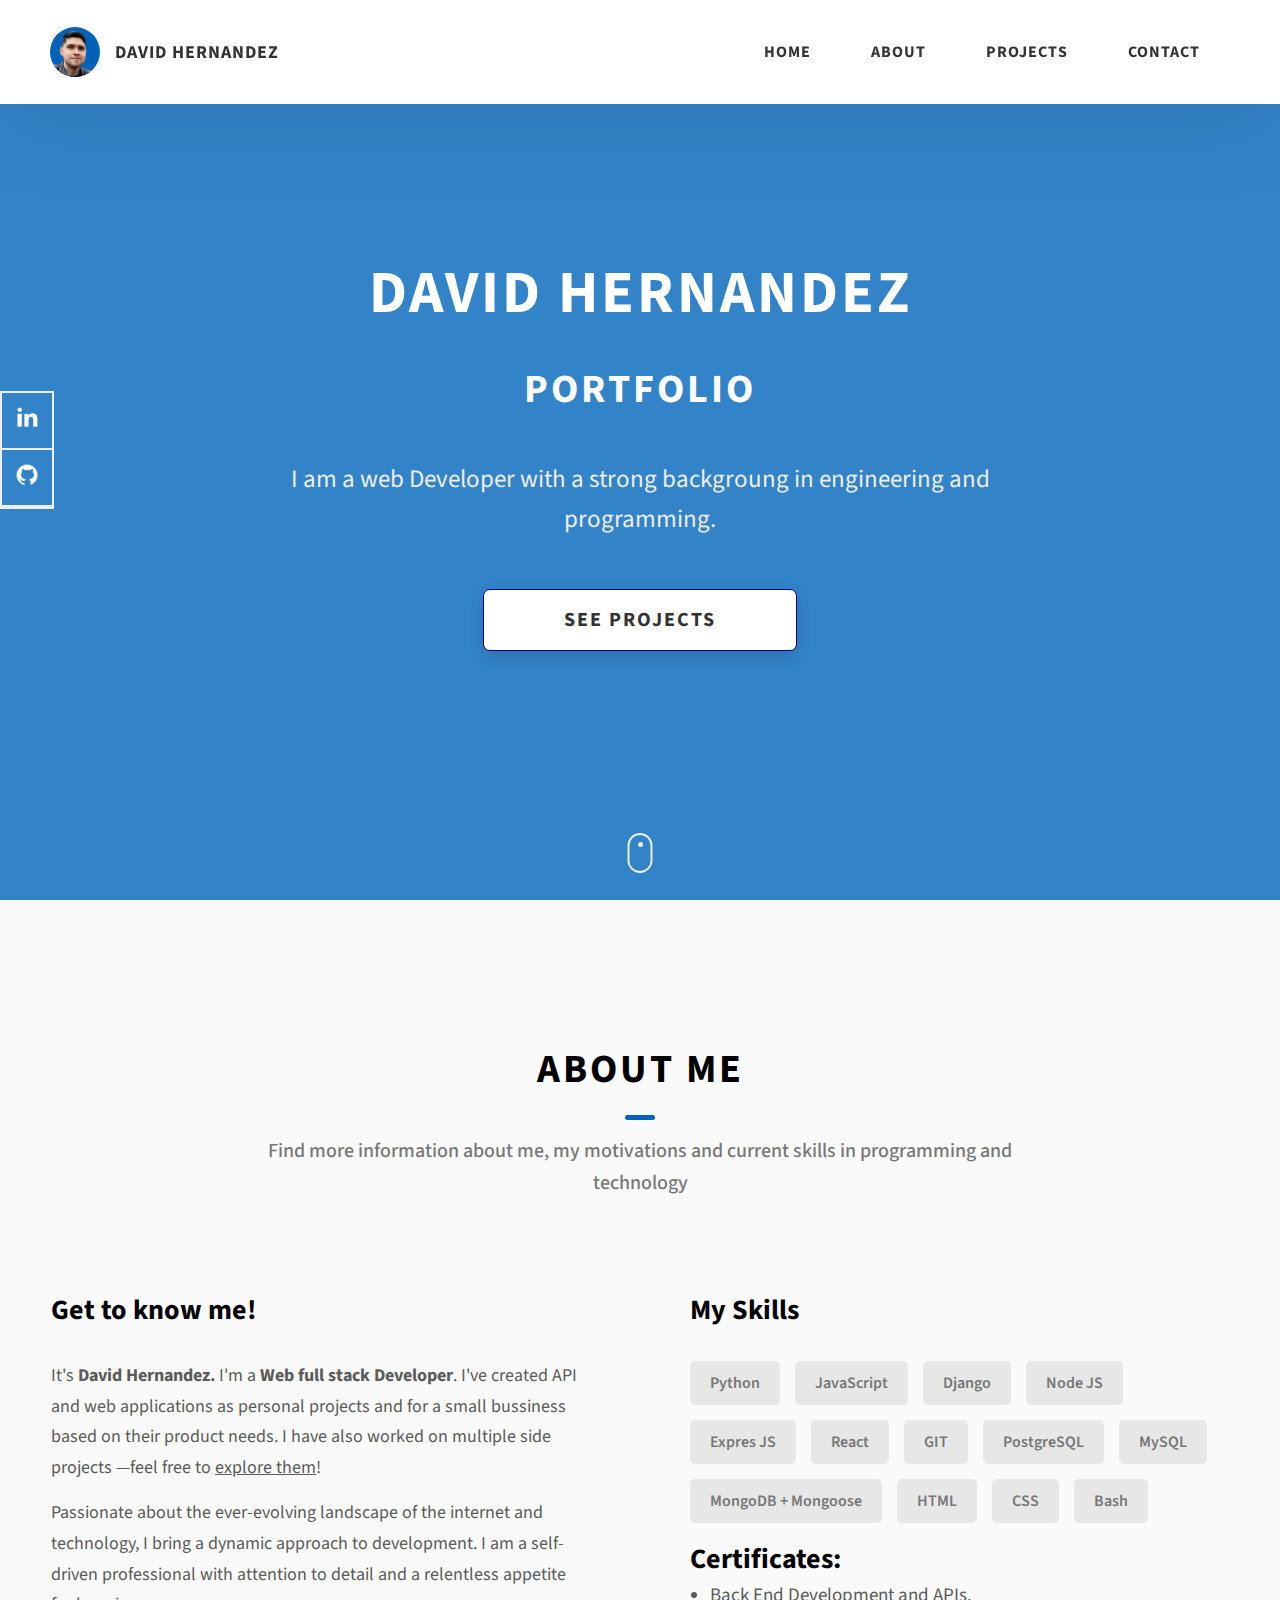
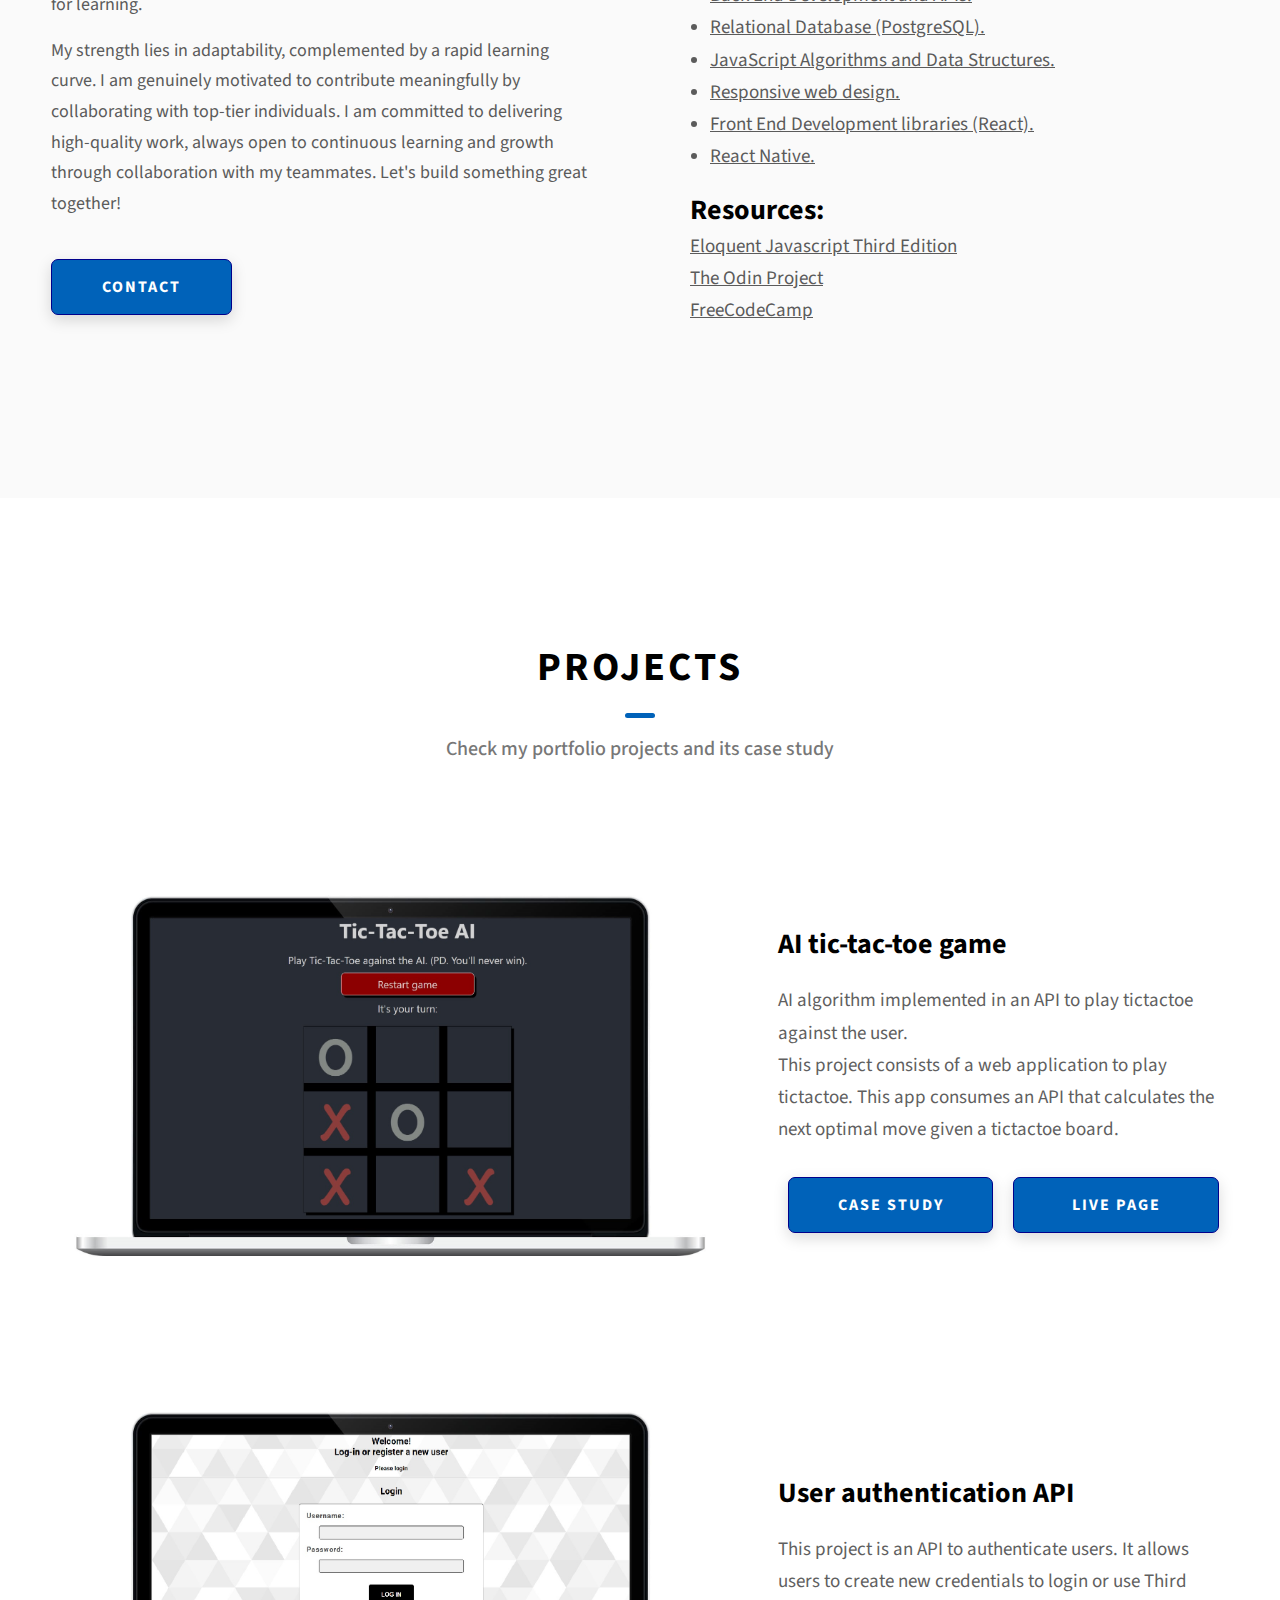
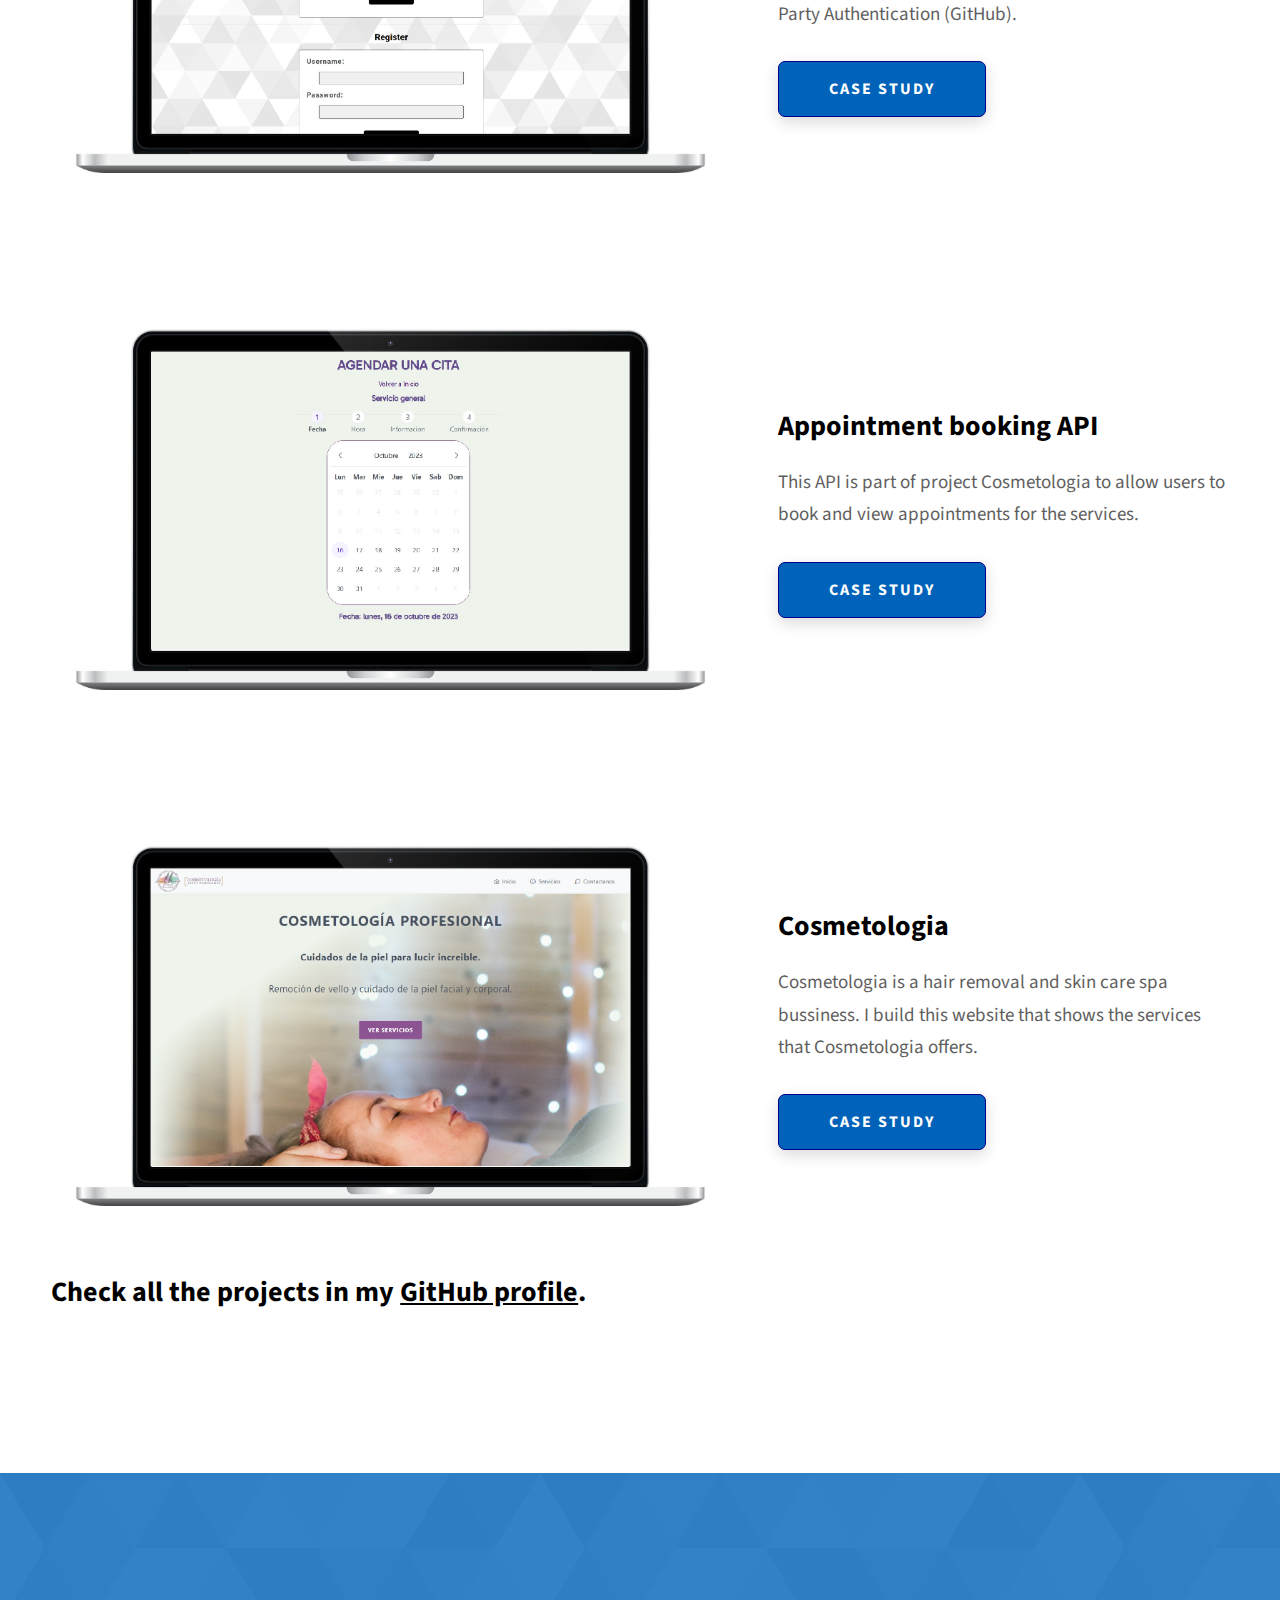
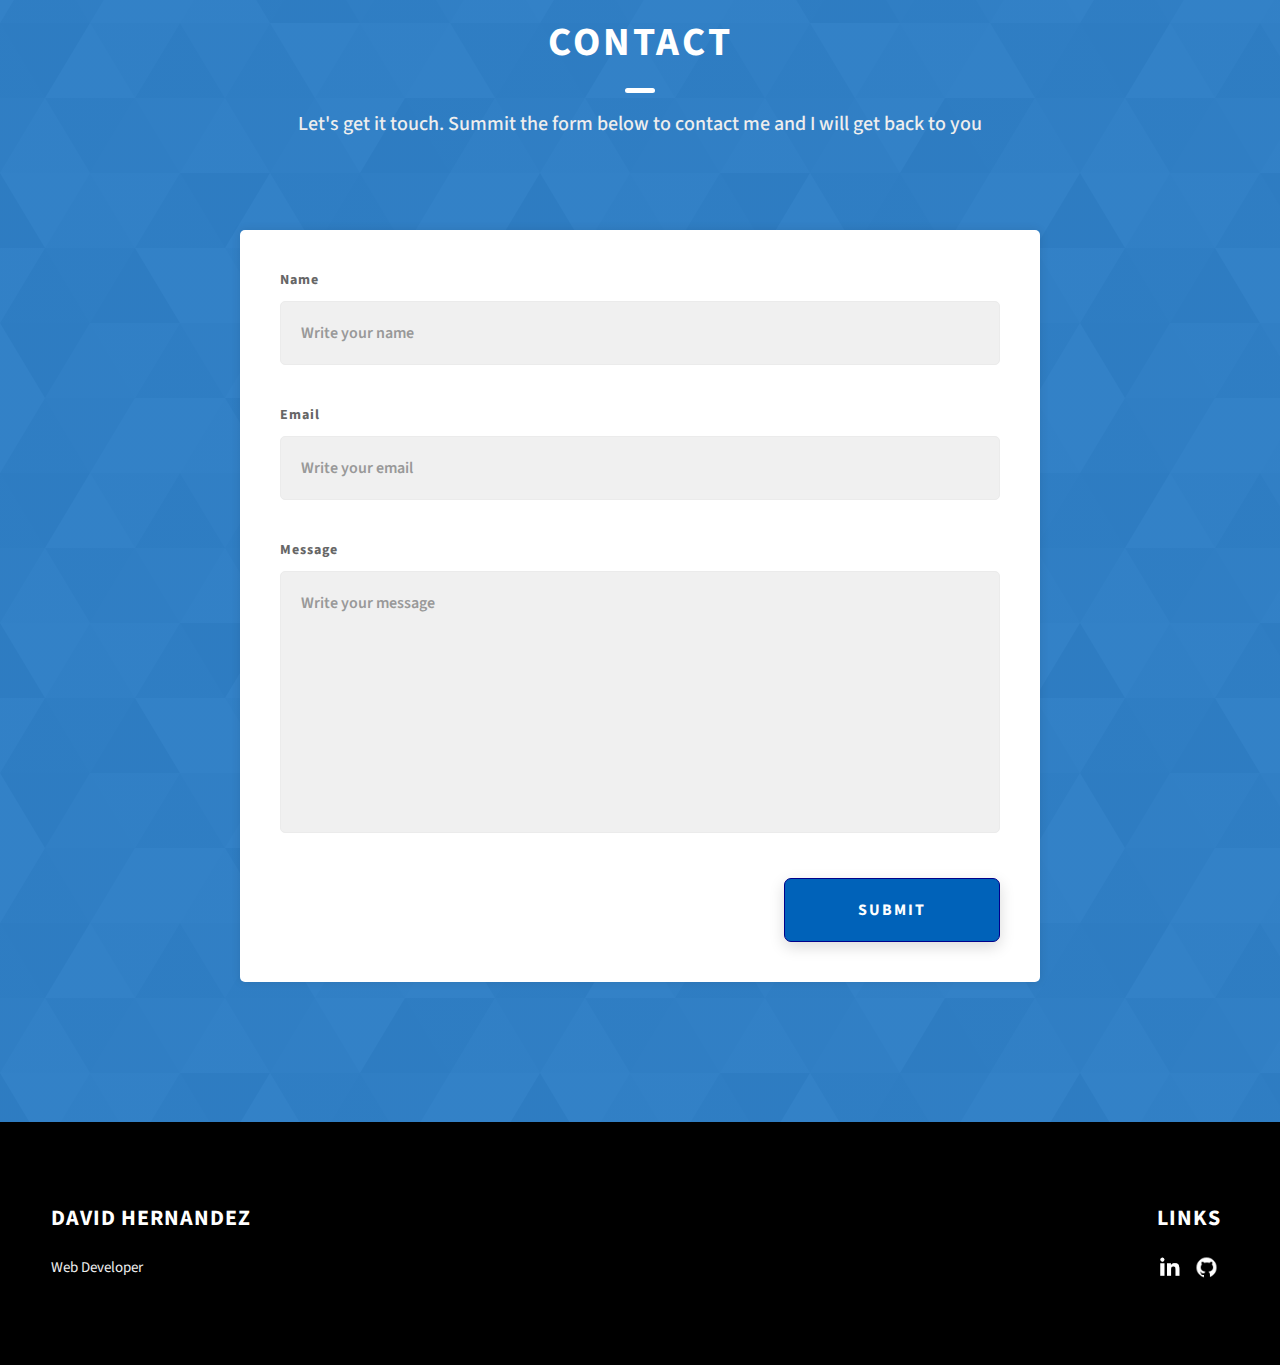
<file: index.html>
<!DOCTYPE html>
<html lang="en">
  <head>
    <meta charset="UTF-8" />
    <meta name="viewport" content="width=device-width, initial-scale=1.0" />
    <meta http-equiv="X-UA-Compatible" content="ie=edge" />
    <title>David Hernandez</title>
    <meta name="description" content="Portfolio for Developer" />

    <link rel="stylesheet" href="css/style.css" />

    <link rel="preconnect" href="https://fonts.googleapis.com" />
    <link rel="preconnect" href="https://fonts.gstatic.com" crossorigin />
    <link
      href="https://fonts.googleapis.com/css2?family=Source+Sans+Pro:wght@400;600;700;900&display=swap"
      rel="stylesheet"
    />
  </head>
  <body>
    <header class="header">
      <div class="header__content">
        <div class="header__logo-container">
          <div class="header__logo-img-cont">
            <img
            src="./assets/png/DavidH-picture.png"
              alt="David Hernandez Logo Image"
              class="header__logo-img"
            />
          </div>
          <span class="header__logo-sub">David Hernandez</span>
        </div>
        <div class="header__main">
          <ul class="header__links">
            <li class="header__link-wrapper">
              <a href="#home" class="header__link"> Home </a>
            </li>
            <li class="header__link-wrapper">
              <a href="#about" class="header__link"> About </a>
            </li>
            <li class="header__link-wrapper">
              <a href="#projects" class="header__link">
                Projects
              </a>
            </li>
            <li class="header__link-wrapper">
              <a href="#contact" class="header__link"> Contact </a>
            </li>
          </ul>
          <div class="header__main-ham-menu-cont">
            <img
              src="./assets/svg/ham-menu.svg"
              alt="hamburger menu"
              class="header__main-ham-menu"
            />
            <img
              src="./assets/svg/ham-menu-close.svg"
              alt="hamburger menu close"
              class="header__main-ham-menu-close d-none"
            />
          </div>
        </div>
      </div>
      <div class="header__sm-menu">
        <div class="header__sm-menu-content">
          <ul class="header__sm-menu-links">
            <li class="header__sm-menu-link">
              <a href="#home"> Home </a>
            </li>

            <li class="header__sm-menu-link">
              <a href="#about"> About </a>
            </li>

            <li class="header__sm-menu-link">
              <a href="#projects"> Projects </a>
            </li>

            <li class="header__sm-menu-link">
              <a href="#contact"> Contact </a>
            </li>
          </ul>
        </div>
      </div>
    </header>
    <section id="home" class="home-hero">
      <div class="home-hero__content">
        <h1 class="heading-primary">David Hernandez <br> <span id="portfolio">portfolio</span> </h1>
        <div class="home-hero__info">
          <p class="text-primary">
            I am a web Developer with a strong backgroung in engineering and programming.
          </p>
        </div>
        <div class="home-hero__cta">
          <a href="#projects" class="btn btn--bg">See Projects</a>
        </div>
      </div>
      <div class="home-hero__socials">
        <div class="home-hero__social">
          <a href="https://www.linkedin.com/in/david-hernandez-lopez-a494a2178/" target="_blank" class="home-hero__social-icon-link">
            <img
              src="./assets/png/linkedin-ico.png"
              alt="icon"
              class="home-hero__social-icon"
            />
          </a>
        </div>
        <div class="home-hero__social">
          <a href="https://github.com/davidhelo" target="_blank" class="home-hero__social-icon-link">
            <img
              src="./assets/png/github-ico.png"
              alt="icon"
              class="home-hero__social-icon"
            />
          </a>
        </div>
      </div>
      <div class="home-hero__mouse-scroll-cont">
        <div class="mouse"></div>
      </div>
    </section>
    <section id="about" class="about sec-pad">
      <div class="main-container">
        <h2 class="heading heading-sec heading-sec__mb-med">
          <span class="heading-sec__main">About Me</span>
          <span class="heading-sec__sub">
            Find more information about me, my motivations and current skills in programming and technology
          </span>
        </h2>
        <div class="about__content">
          <div class="about__content-main">
            <h3 class="about__content-title">Get to know me!</h3>
            <div class="about__content-details">
              <p class="about__content-details-para">
                It's
                <strong>David Hernandez.</strong>
                I'm a <strong> Web full stack Developer</strong>. I've created API and web applications as personal projects and for a small bussiness based on their product needs. 
                I have also worked on multiple side projects &#8212feel free to <a href="#projects" class="underlinedLink">explore them</a>!
                <p class="about__content-details-para">
                  Passionate about the ever-evolving landscape of the internet and technology, 
                  I bring a dynamic approach to development. 
                  I am a self-driven professional with attention to detail and a relentless appetite for learning.
                </p>
              </p>
              <p class="about__content-details-para">
                My strength lies in adaptability, complemented by a rapid learning curve. 
                I am genuinely motivated to contribute meaningfully by collaborating with top-tier individuals. 
                I am committed to delivering high-quality work, always open to continuous learning and growth through collaboration with my teammates. 
                Let's build something great together!
              </p>
            </div>
            <a href="#contact" class="btn btn--med btn--theme dynamicBgClr"
              >Contact</a
            >
          </div>
          <div class="about__content-skills">
            <h3 class="about__content-title">My Skills</h3>
            <div class="skills">
              <div class="skills__skill">Python</div>
              <div class="skills__skill">JavaScript</div>
              <div class="skills__skill">Django</div>
              <div class="skills__skill">Node JS</div>
              <div class="skills__skill">Expres JS</div>
              <div class="skills__skill">React</div>
              <div class="skills__skill">GIT</div>
              <div class="skills__skill">PostgreSQL</div>
              <div class="skills__skill">MySQL</div>
              <div class="skills__skill">MongoDB + Mongoose</div>
              <div class="skills__skill">HTML</div>
              <div class="skills__skill">CSS</div>
              <div class="skills__skill">Bash</div>
            </div>
            
            <span class="about__content-title">
              Certificates:
            </span>
              <div class="about__certificates">
                <ul>
                  <li class="certificates_li">
                    <a href="https://www.freecodecamp.org/certification/davidhelo/back-end-development-and-apis"
                        target="_blank"
                        class="underlinedLink">
                        Back End Development and APIs.
                    </a>
                  </li>
                  <li class="certificates_li">
                    <a href="https://www.freecodecamp.org/certification/davidhelo/relational-database-v8"
                        target="_blank"
                        class="underlinedLink">
                        Relational Database (PostgreSQL).
                    </a>
                  </li>
                  <li class="certificates_li">
                    <a href="https://www.freecodecamp.org/certification/davidhelo/javascript-algorithms-and-data-structures"
                        target="_blank"
                        class="underlinedLink">
                      JavaScript Algorithms and Data Structures.
                    </a>
                  </li>
                  <li class="certificates_li">
                    <a href="https://www.freecodecamp.org/certification/davidhelo/responsive-web-design"
                        target="_blank"
                        class="underlinedLink">
                      Responsive web design.
                    </a>
                  </li>
                  <li class="certificates_li">
                    <a href="https://www.freecodecamp.org/certification/davidhelo/front-end-development-libraries"
                        target="_blank"
                        class="underlinedLink">
                      Front End Development libraries (React).
                    </a>
                  </li>
                  <li class="certificates_li">
                    <a href="https://www.coursera.org/account/accomplishments/verify/PRRHQ43L3V9G"
                        target="_blank"
                        class="underlinedLink">
                        React Native.
                    </a>
                  </li>
                </ul>
              </div>
            <span class="about__content-title">
              Resources: 
            </span>
              <div class="about__certificates">
                <ul>
                  <li>
                    <a 
                      href="https://eloquentjavascript.net/"
                      target="_blank"
                      class="underlinedLink"
                      >Eloquent Javascript Third Edition</a
                    >
                  </li>
                  <li>
                    <a 
                      href="https://www.theodinproject.com/"
                      target="_blank"
                      class="underlinedLink"
                      >The Odin Project</a
                    >
                  </li>
                  <a 
                    href="https://www.freecodecamp.org/"
                    target="_blank"
                    class="underlinedLink"
                    >FreeCodeCamp</a
                  >
                </ul>
              </div>
            <br>
          </div>
        </div>
      </div>
    </section>
    <section id="projects" class="projects sec-pad">
      <div class="main-container">
        <h2 class="heading heading-sec heading-sec__mb-bg">
          <span class="heading-sec__main">Projects</span>
          <span class="heading-sec__sub">
            Check my portfolio projects and its case study
          </span>
        </h2>

        <div class="projects__content">
          <div class="projects__row">
            <div class="projects__row-img-cont">
              <img
                src="./assets/jpeg/project-tictactoe-ai-img.jpeg"
                alt="Software Screenshot"
                class="projects__row-img"
                loading="lazy"
              />
            </div>
            <div class="projects__row-content">
              <h3 class="projects__row-content-title">AI tic-tac-toe game</h3>
              <p class="projects__row-content-desc">
                AI algorithm implemented in an API to play tictactoe against the user.
                <br> This project consists of a web application to play tictactoe. This app consumes an API that calculates the next optimal move given a tictactoe board.
              </p>
              <div class="btn-projects-container">
                <a
                  href="./project-tictactoe-ai.html"
                  class="btn btn--med btn--theme btn-projects dynamicBgClr"
                  >Case study</a
                >
                <a
                  href="https://tictactoe-ai-davidhelo.vercel.app/tictactoegame/"
                  target="_blank"
                  class="btn btn--med btn--theme btn-projects dynamicBgClr"
                  >Live page
                </a>
              </div>
            </div>
          </div>
          <div class="projects__row">
            <div class="projects__row-img-cont">
              <img
                src="./assets/jpeg/project-user-authentication-img.jpeg"
                alt="Software Screenshot"
                class="projects__row-img"
                loading="lazy"
              />
            </div>
            <div class="projects__row-content">
              <h3 class="projects__row-content-title">User authentication API</h3>
              <p class="projects__row-content-desc">
                This project is an API to authenticate users. 
                It allows users to create new credentials to login or use Third Party Authentication (GitHub).
              </p>
              <a
                href="./project-user-authentication.html"
                class="btn btn--med btn--theme dynamicBgClr"
                >Case Study</a
              >
            </div>
          </div>
          <div class="projects__row">
            <div class="projects__row-img-cont">
              <img
                src="./assets/jpeg/project-book-appointment2.jpeg"
                alt="Software Screenshot"
                class="projects__row-img"
                loading="lazy"
              />
            </div>
            <div class="projects__row-content">
              <h3 class="projects__row-content-title">Appointment booking API</h3>
              <p class="projects__row-content-desc">
                This API is part of project Cosmetologia to allow users to book and view appointments for the services.
              </p>
              <a
                href="./project-appointment-booking.html"
                class="btn btn--med btn--theme dynamicBgClr"
                >Case Study</a
              >
            </div>
          </div>
          <div class="projects__row">
            <div class="projects__row-img-cont">
              <img
                src="./assets/jpeg/projectCosmetologiaImg.jpg"
                alt="Software Screenshot"
                class="projects__row-img"
                loading="lazy"
              />
            </div>
            <div class="projects__row-content">
              <h3 class="projects__row-content-title">Cosmetologia </h3>
              <p class="projects__row-content-desc">
                Cosmetologia is a hair removal and skin care spa bussiness. I build this website that shows the services that Cosmetologia offers.
              </p>
              <a
                href="./project-cosmetologia.html"
                class="btn btn--med btn--theme dynamicBgClr"
                >Case Study</a
              >
            </div>
          </div>
        </div>
        <p class="projects__row-content-title">
          Check all the projects in my 
          <a 
            href="https://github.com/davidhelo"
            class="underlinedLink"
            target="_blank"
            >GitHub profile</a
          >.
        </p>
      </div>
    </section>
    <section id="contact" class="contact sec-pad dynamicBg">
      <div class="main-container">
        <h2 class="heading heading-sec heading-sec__mb-med">
          <span class="heading-sec__main heading-sec__main--lt">Contact</span>
          <span class="heading-sec__sub heading-sec__sub--lt">
            Let's get it touch. Summit the form below to contact me and I will get back to you
          </span>
        </h2>
        <div class="contact__form-container">
          <form 
            accept-charset="UTF-8"
            action="https://getform.io/f/6121bc37-c010-4c82-9d6a-04d43250704e"
            method="POST"
            enctype="multipart/form-data"
            name="EmailForm" class="contact__form">
            <div class="contact__form-field">
              <label class="contact__form-label" for="name">Name</label>
              <input
                required
                placeholder="Write your name"
                type="text"
                class="contact__form-input"
                name="name"
                id="name"
              />
            </div>
            <div class="contact__form-field">
              <label class="contact__form-label" for="email">Email</label>
              <input
                required
                placeholder="Write your email"
                type="text"
                class="contact__form-input"
                name="email"
                id="email"
              />
            </div>
            <div class="contact__form-field">
              <label class="contact__form-label" for="message">Message</label>
              <textarea
                required
                cols="30"
                rows="10"
                class="contact__form-input"
                placeholder="Write your message"
                name="message"
                id="message"
              ></textarea>
            </div>
            <button type="submit" class="btn btn--theme contact__btn">
              Submit
            </button>
          </form>
        </div>
      </div>
    </section>
    <footer class="main-footer">
      <div class="main-container">
        <div class="main-footer__upper">
          <div class="main-footer__row main-footer__row-1">
            <h2 class="heading heading-sm main-footer__heading-sm">
              <span>Links</span>
            </h2>
            <div class="main-footer__social-cont">
              <a target="_blank" rel="noreferrer" href="https://www.linkedin.com/in/david-hernandez-lopez-a494a2178/">
                <img
                  class="main-footer__icon"
                  src="./assets/png/linkedin-ico.png"
                  alt="icon"
                />
              </a>
              <a target="_blank" rel="noreferrer" href="https://github.com/davidhelo">
                <img
                  class="main-footer__icon"
                  src="./assets/png/github-ico.png"
                  alt="icon"
                />
              </a>
            </div>
          </div>
          <div class="main-footer__row main-footer__row-2">
            <h4 class="heading heading-sm text-lt">David Hernandez</h4>
            <p class="main-footer__short-desc">
              Web Developer
            </p>
          </div>
        </div>
      </div>
    </footer>

    <script src="./index.js"></script>
  </body>
</html>
</file>
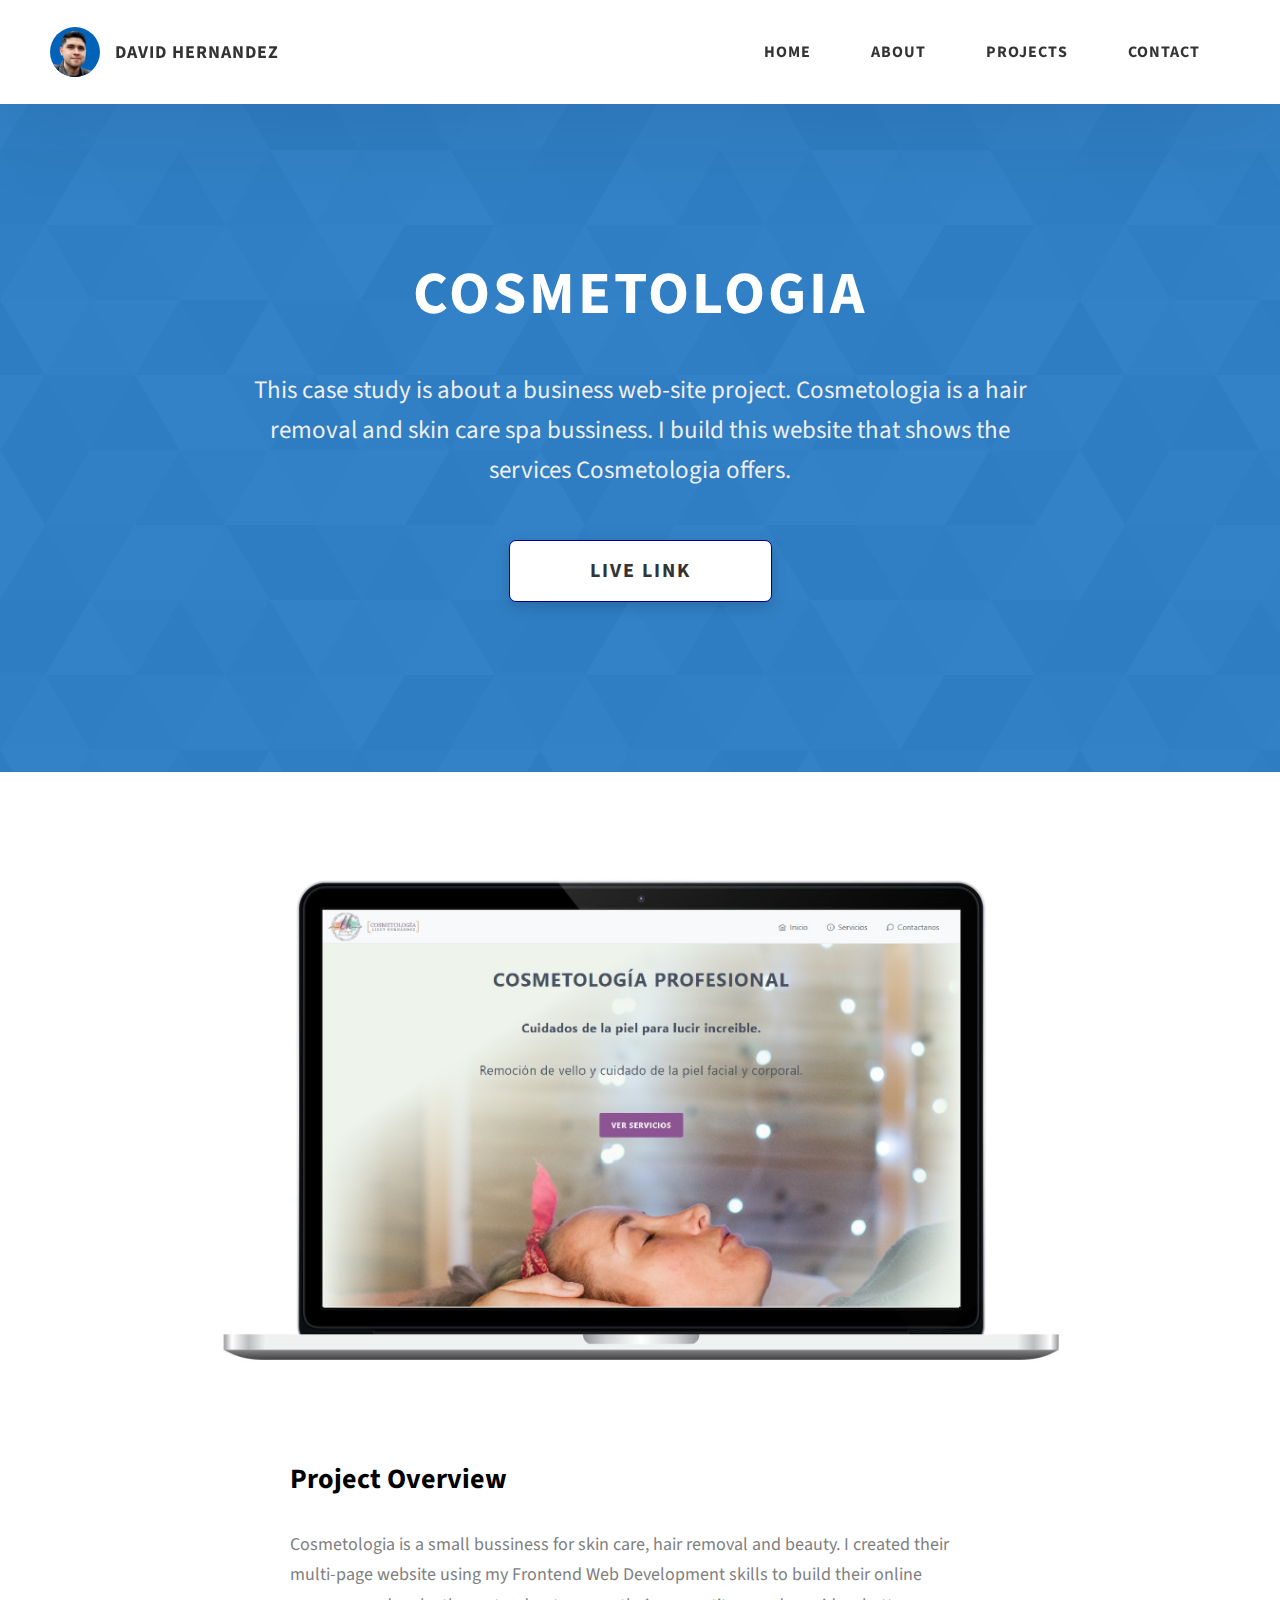
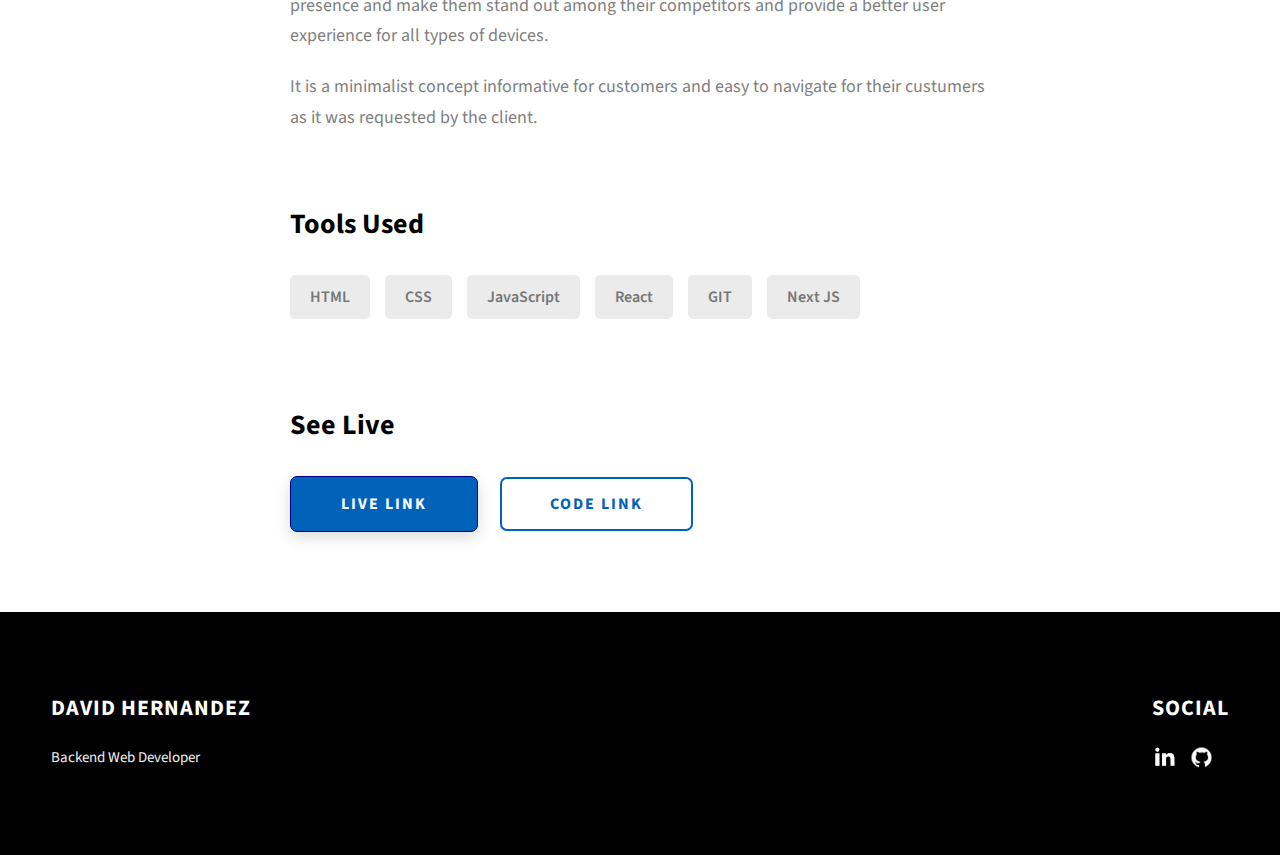
<file: project-1.html>
<!DOCTYPE html>
<html lang="en">
  <head>
    <meta charset="UTF-8" />
    <meta name="viewport" content="width=device-width, initial-scale=1.0" />
    <meta http-equiv="X-UA-Compatible" content="ie=edge" />
    <title>Case Study: Cosmetologia website</title>
    <meta name="description" content="Case study page of Project" />

    <link rel="stylesheet" href="css/style.css" />

    <link rel="preconnect" href="https://fonts.googleapis.com" />
    <link rel="preconnect" href="https://fonts.gstatic.com" crossorigin />
    <link
      href="https://fonts.googleapis.com/css2?family=Source+Sans+Pro:wght@400;600;700;900&display=swap"
      rel="stylesheet"
    />
  </head>
  <body>
    <header class="header">
      <div class="header__content">
        <div class="header__logo-container">
          <div class="header__logo-img-cont">
            <img
              src="./assets/png/DavidH-picture.png"
              alt="Ram Maheshwari Logo Image"
              class="header__logo-img"
            />
          </div>
          <span class="header__logo-sub">David Hernandez</span>
        </div>
        <div class="header__main">
          <ul class="header__links">
            <li class="header__link-wrapper">
              <a href="./index.html" class="header__link"> Home </a>
            </li>
            <li class="header__link-wrapper">
              <a href="./index.html#about" class="header__link">About </a>
            </li>
            <li class="header__link-wrapper">
              <a href="./index.html#projects" class="header__link">
                Projects
              </a>
            </li>
            <li class="header__link-wrapper">
              <a href="./index.html#contact" class="header__link"> Contact </a>
            </li>
          </ul>
          <div class="header__main-ham-menu-cont">
            <img
              src="./assets/svg/ham-menu.svg"
              alt="hamburger menu"
              class="header__main-ham-menu"
            />
            <img
              src="./assets/svg/ham-menu-close.svg"
              alt="hamburger menu close"
              class="header__main-ham-menu-close d-none"
            />
          </div>
        </div>
      </div>
      <div class="header__sm-menu">
        <div class="header__sm-menu-content">
          <ul class="header__sm-menu-links">
            <li class="header__sm-menu-link">
              <a href="./index.html"> Home </a>
            </li>

            <li class="header__sm-menu-link">
              <a href="./index.html#about"> About </a>
            </li>

            <li class="header__sm-menu-link">
              <a href="./index.html#projects"> Projects </a>
            </li>

            <li class="header__sm-menu-link">
              <a href="./index.html#contact"> Contact </a>
            </li>
          </ul>
        </div>
      </div>
    </header>
    <section class="project-cs-hero">
      <div class="project-cs-hero__content">
        <h1 class="heading-primary">Cosmetologia</h1>
        <div class="project-cs-hero__info">
          <p class="text-primary">
            This case study is about a business web-site project. Cosmetologia is a hair removal and skin care spa bussiness. I build this website that shows the services Cosmetologia offers.
          </p>
        </div>
        <div class="project-cs-hero__cta">
          <a href="https://book-appointment-app-davidhelo.vercel.app/" class="btn btn--bg" target="_blank">Live Link</a>
        </div>
      </div>
    </section>
    <section class="project-details">
      <div class="main-container">
        <div class="project-details__content">
          <div class="project-details__showcase-img-cont">
            <img
              src="./assets/jpeg/projectCosmetologiaImg.jpg"
              alt="Project Image"
              class="project-details__showcase-img"
            />
          </div>
          <div class="project-details__content-main">
            <div class="project-details__desc">
              <h3 class="project-details__content-title">Project Overview</h3>
              <p class="project-details__desc-para">
                Cosmetologia is a small bussiness for skin care, hair removal and beauty. 
                I created their multi-page website using my Frontend Web Development skills 
                to build their online presence and make them stand out among their competitors 
                and provide a better user experience for all types of devices.
              </p>
              <p class="project-details__desc-para">
                It is a minimalist concept informative for customers and easy to navigate for their custumers as it was requested by the client.
              </p>
            </div>
            <div class="project-details__tools-used">
              <h3 class="project-details__content-title">Tools Used</h3>
              <div class="skills">
                <div class="skills__skill">HTML</div>
                <div class="skills__skill">CSS</div>
                <div class="skills__skill">JavaScript</div>
                <div class="skills__skill">React</div>
                <div class="skills__skill">GIT</div>
                <div class="skills__skill">Next JS</div>
              </div>
            </div>
            <div class="project-details__links">
              <h3 class="project-details__content-title">See Live</h3>
              <a
                href="https://book-appointment-app-davidhelo.vercel.app/"
                class="btn btn--med btn--theme project-details__links-btn"
                target="_blank"
                >Live Link</a
              >
              <a
                href="https://github.com/davidhelo/bookAppointmentApp"
                class="btn btn--med btn--theme-inv project-details__links-btn"
                target="_blank"
                >Code Link</a
              >
            </div>
          </div>
        </div>
      </div>
    </section>
    <footer class="main-footer">
      <div class="main-container">
        <div class="main-footer__upper">
          <div class="main-footer__row main-footer__row-1">
            <h2 class="heading heading-sm main-footer__heading-sm">
              <span>Social</span>
            </h2>
            <div class="main-footer__social-cont">
              <a target="_blank" rel="noreferrer" href="https://www.linkedin.com/in/david-hernandez-lopez-a494a2178/">
                <img
                  class="main-footer__icon"
                  src="./assets/png/linkedin-ico.png"
                  alt="icon"
                />
              </a>
              <a target="_blank" rel="noreferrer" href="https://github.com/davidhelo">
                <img
                  class="main-footer__icon"
                  src="./assets/png/github-ico.png"
                  alt="icon"
                />
              </a>
            </div>
          </div>
          <div class="main-footer__row main-footer__row-2">
            <h4 class="heading heading-sm text-lt">David Hernandez</h4>
            <p class="main-footer__short-desc">
              Backend Web Developer
            </p>
          </div>
        </div>
      </div>
    </footer>
    <script src="./index.js"></script>
  </body>
</html>
</file>
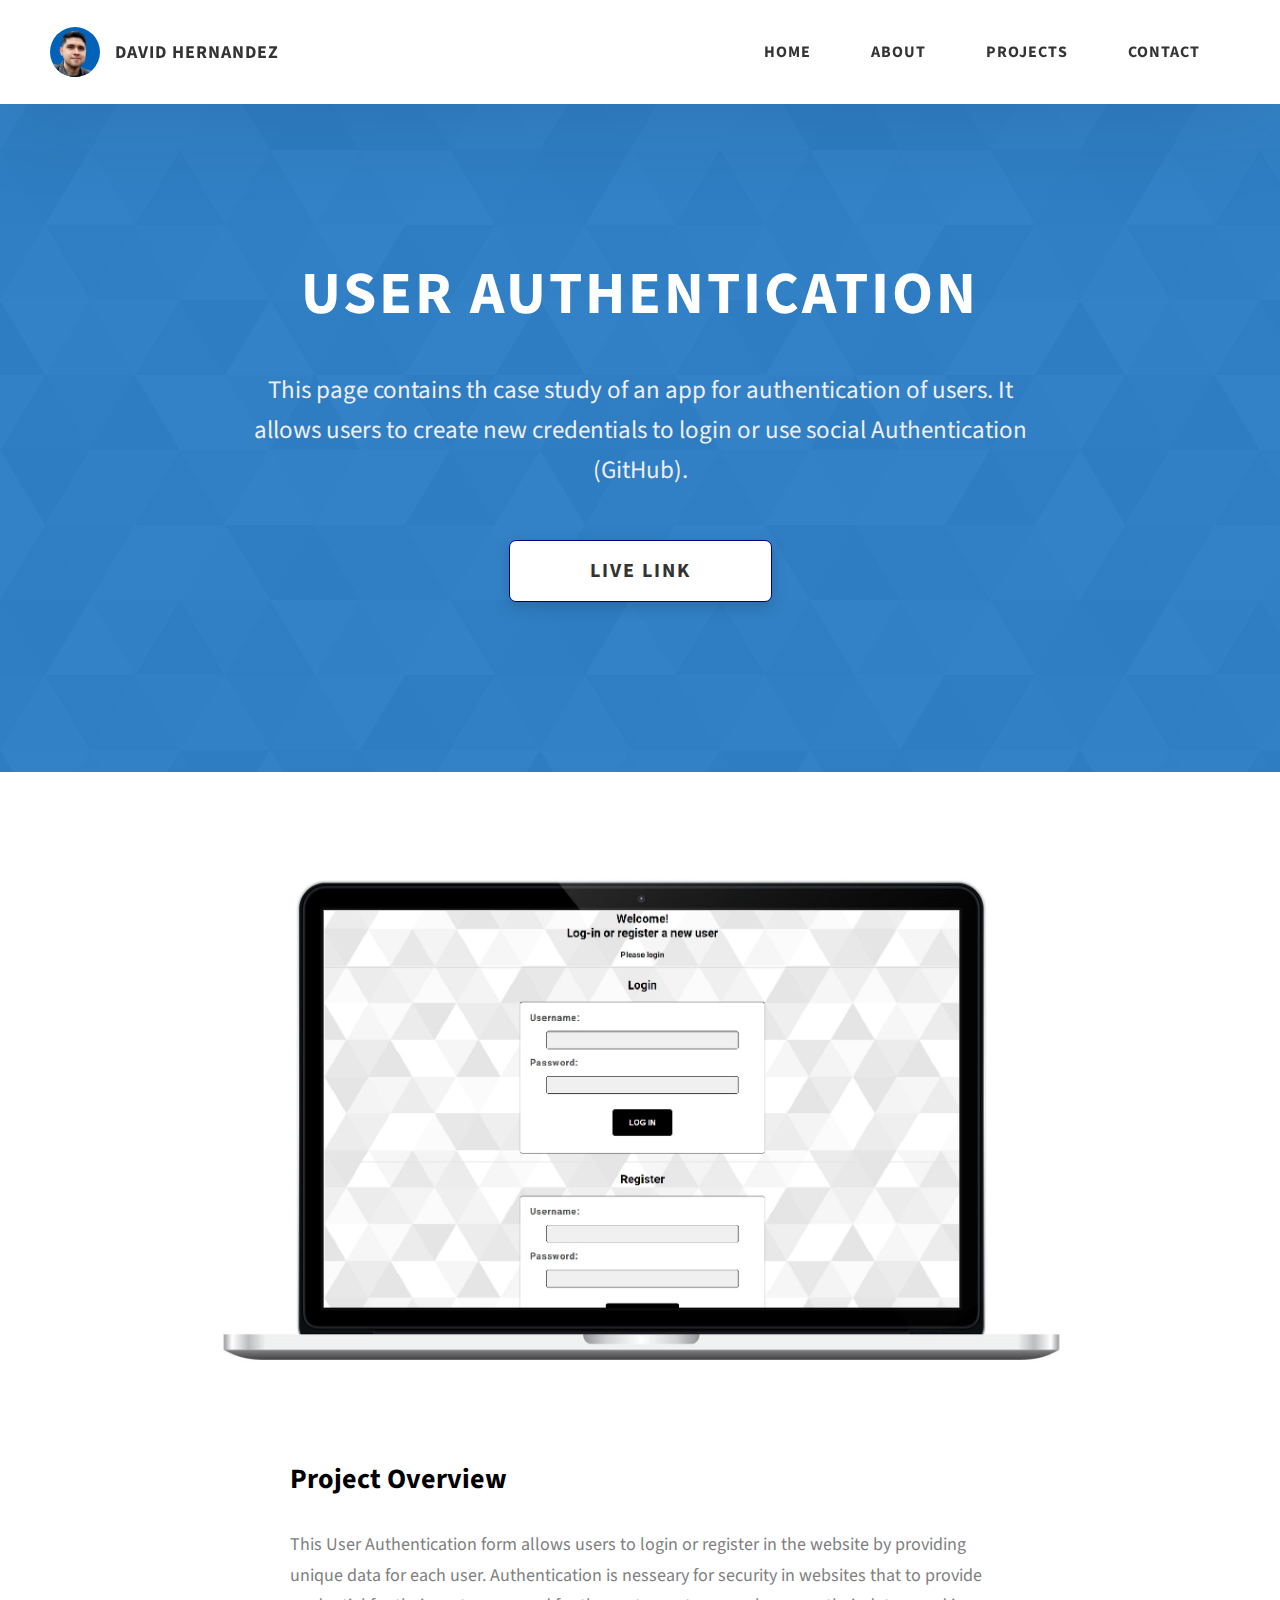
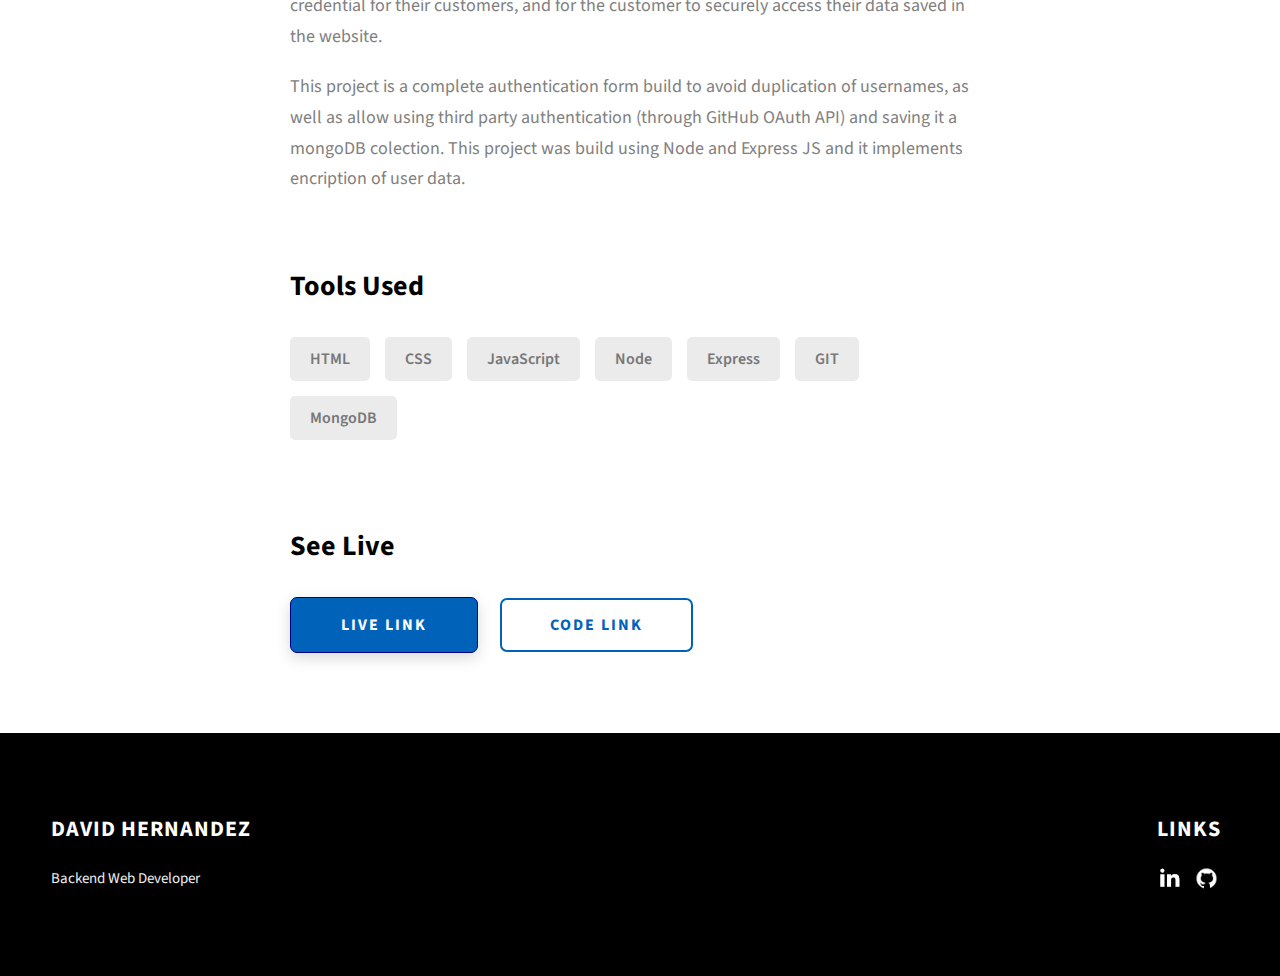
<file: project-2.html>
<!DOCTYPE html>
<html lang="en">
  <head>
    <meta charset="UTF-8" />
    <meta name="viewport" content="width=device-width, initial-scale=1.0" />
    <meta http-equiv="X-UA-Compatible" content="ie=edge" />
    <title>Case Study: user authentication App</title>
    <meta name="description" content="Case study page of Project" />

    <link rel="stylesheet" href="css/style.css" />

    <link rel="preconnect" href="https://fonts.googleapis.com" />
    <link rel="preconnect" href="https://fonts.gstatic.com" crossorigin />
    <link
      href="https://fonts.googleapis.com/css2?family=Source+Sans+Pro:wght@400;600;700;900&display=swap"
      rel="stylesheet"
    />
  </head>
  <body>
    <header class="header">
      <div class="header__content">
        <div class="header__logo-container">
          <div class="header__logo-img-cont">
            <img
              src="./assets/png/DavidH-picture.png"
              alt="Ram Maheshwari Logo Image"
              class="header__logo-img"
            />
          </div>
          <span class="header__logo-sub">David Hernandez</span>
        </div>
        <div class="header__main">
          <ul class="header__links">
            <li class="header__link-wrapper">
              <a href="./index.html" class="header__link"> Home </a>
            </li>
            <li class="header__link-wrapper">
              <a href="./index.html#about" class="header__link">About </a>
            </li>
            <li class="header__link-wrapper">
              <a href="./index.html#projects" class="header__link">
                Projects
              </a>
            </li>
            <li class="header__link-wrapper">
              <a href="./index.html#contact" class="header__link"> Contact </a>
            </li>
          </ul>
          <div class="header__main-ham-menu-cont">
            <img
              src="./assets/svg/ham-menu.svg"
              alt="hamburger menu"
              class="header__main-ham-menu"
            />
            <img
              src="./assets/svg/ham-menu-close.svg"
              alt="hamburger menu close"
              class="header__main-ham-menu-close d-none"
            />
          </div>
        </div>
      </div>
      <div class="header__sm-menu">
        <div class="header__sm-menu-content">
          <ul class="header__sm-menu-links">
            <li class="header__sm-menu-link">
              <a href="./index.html"> Home </a>
            </li>

            <li class="header__sm-menu-link">
              <a href="./index.html#about"> About </a>
            </li>

            <li class="header__sm-menu-link">
              <a href="./index.html#projects"> Projects </a>
            </li>

            <li class="header__sm-menu-link">
              <a href="./index.html#contact"> Contact </a>
            </li>
          </ul>
        </div>
      </div>
    </header>
    <section class="project-cs-hero">
      <div class="project-cs-hero__content">
        <h1 class="heading-primary">User Authentication</h1>
        <div class="project-cs-hero__info">
          <p class="text-primary">
            This page contains th case study of an app for authentication of users. 
            It allows users to create new credentials to login or use social Authentication (GitHub).
          </p>
        </div>
        <div class="project-cs-hero__cta">
          <a href="https://user-authetication-form.vercel.app/" class="btn btn--bg" target="_blank">Live Link</a>
        </div>
      </div>
    </section>
    <section class="project-details">
      <div class="main-container">
        <div class="project-details__content">
          <div class="project-details__showcase-img-cont">
            <img
              src="./assets/jpeg/project-user-authentication-img.jpeg"
              alt="Project Image"
              class="project-details__showcase-img"
            />
          </div>
          <div class="project-details__content-main">
            <div class="project-details__desc">
              <h3 class="project-details__content-title">Project Overview</h3>
              <p class="project-details__desc-para">
                This User Authentication form allows users to login or register 
                in the website by providing unique data for each user.
                Authentication is nesseary for security in websites that  
                to provide credential for their customers, and for the customer 
                to securely access their data saved in the website. 
              </p>
              <p class="project-details__desc-para">
                This project is a complete authentication form build to avoid duplication of usernames,
                as well as allow using third party authentication (through GitHub OAuth API) and saving it a mongoDB colection.
                This project was build using Node and Express JS and it implements encription of user data.

              </p>
            </div>
            <div class="project-details__tools-used">
              <h3 class="project-details__content-title">Tools Used</h3>
              <div class="skills">
                <div class="skills__skill">HTML</div>
                <div class="skills__skill">CSS</div>
                <div class="skills__skill">JavaScript</div>
                <div class="skills__skill">Node</div>
                <div class="skills__skill">Express</div>
                <div class="skills__skill">GIT</div>
                <div class="skills__skill">MongoDB</div>
              </div>
            </div>
            <div class="project-details__links">
              <h3 class="project-details__content-title">See Live</h3>
              <a
                href="https://user-authetication-form.vercel.app/"
                class="btn btn--med btn--theme project-details__links-btn"
                target="_blank"
                >Live Link</a
              >
              <a
                href="https://github.com/davidhelo/UserAutheticationForm"
                class="btn btn--med btn--theme-inv project-details__links-btn"
                target="_blank"
                >Code Link</a
              >
            </div>
          </div>
        </div>
      </div>
    </section>
    <footer class="main-footer">
      <div class="main-container">
        <div class="main-footer__upper">
          <div class="main-footer__row main-footer__row-1">
            <h2 class="heading heading-sm main-footer__heading-sm">
              <span>Links</span>
            </h2>
            <div class="main-footer__social-cont">
              <a target="_blank" rel="noreferrer" href="https://www.linkedin.com/in/david-hernandez-lopez-a494a2178/">
                <img
                  class="main-footer__icon"
                  src="./assets/png/linkedin-ico.png"
                  alt="icon"
                />
              </a>
              <a target="_blank" rel="noreferrer" href="https://github.com/davidhelo">
                <img
                  class="main-footer__icon"
                  src="./assets/png/github-ico.png"
                  alt="icon"
                />
              </a>
            </div>
          </div>
          <div class="main-footer__row main-footer__row-2">
            <h4 class="heading heading-sm text-lt">David Hernandez</h4>
            <p class="main-footer__short-desc">
              Backend Web Developer
            </p>
          </div>
        </div>
      </div>
    </footer>
    <script src="./index.js"></script>
  </body>
</html>
</file>
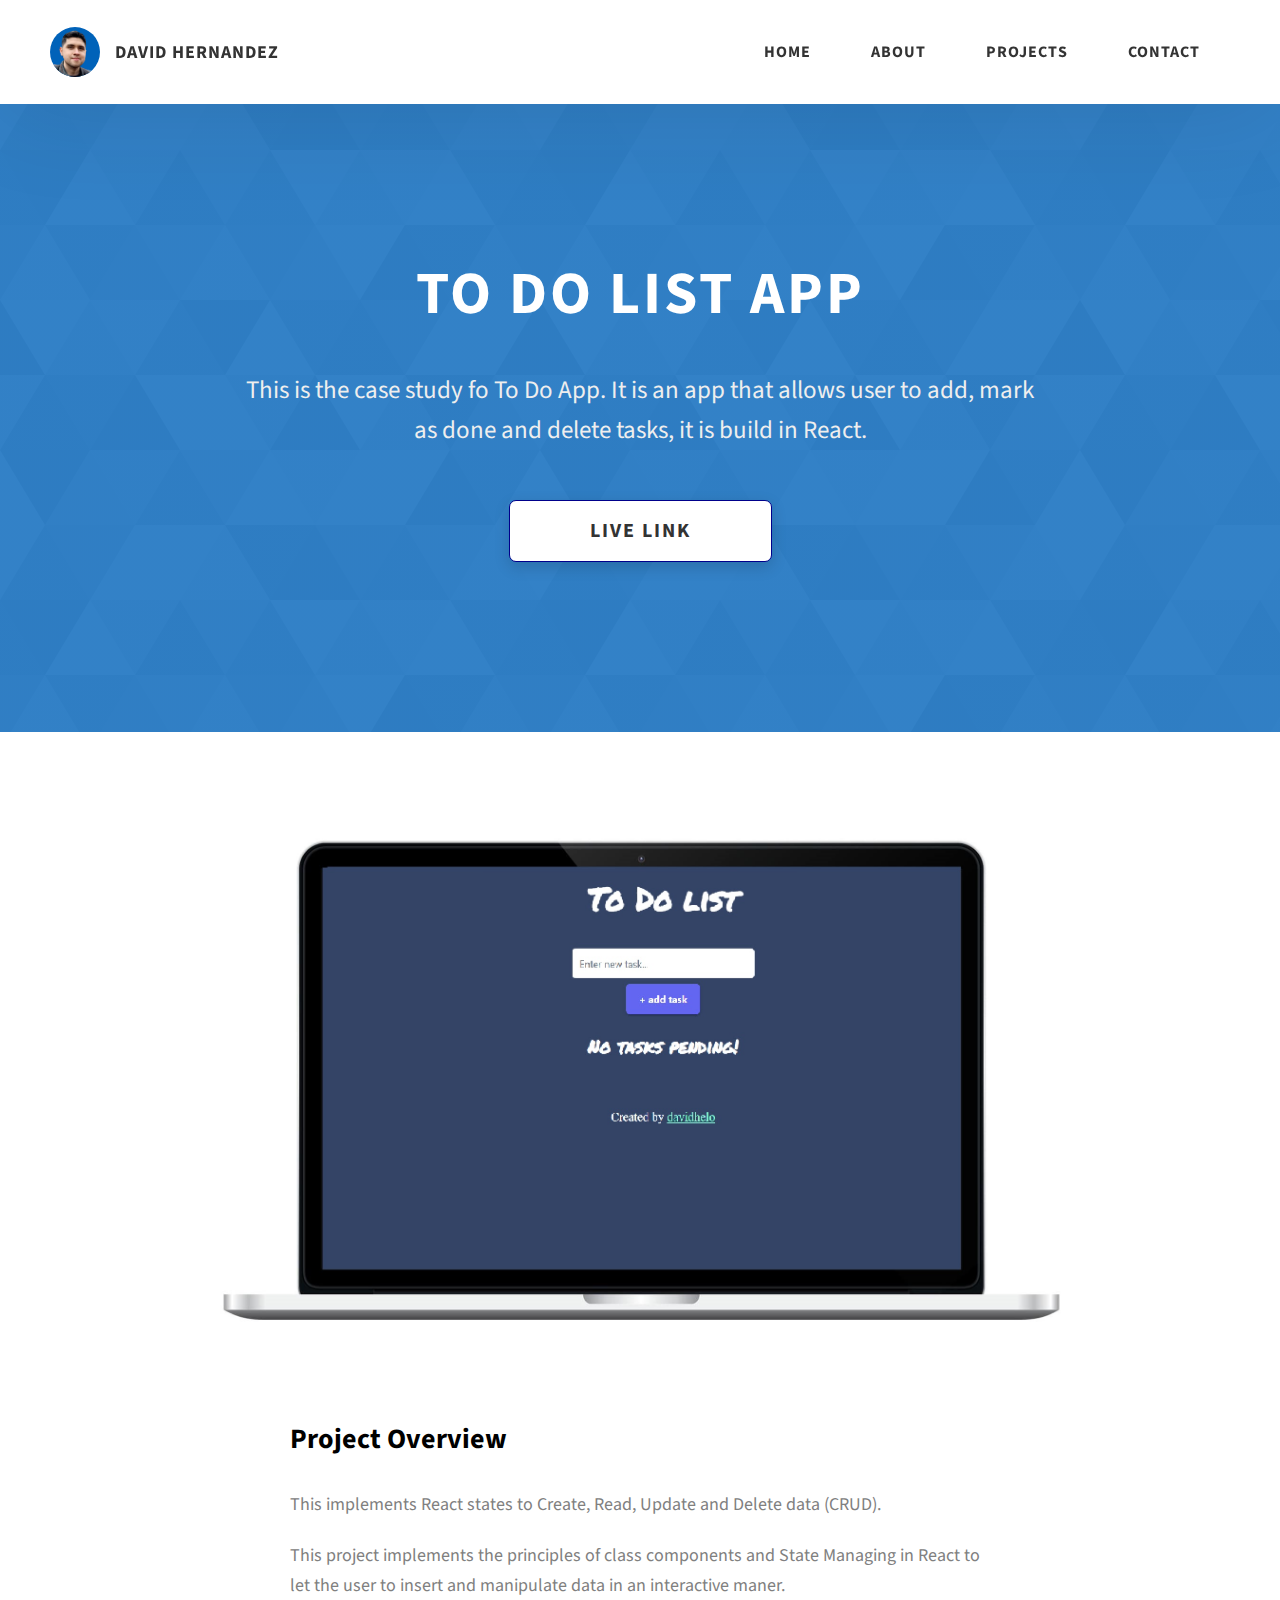
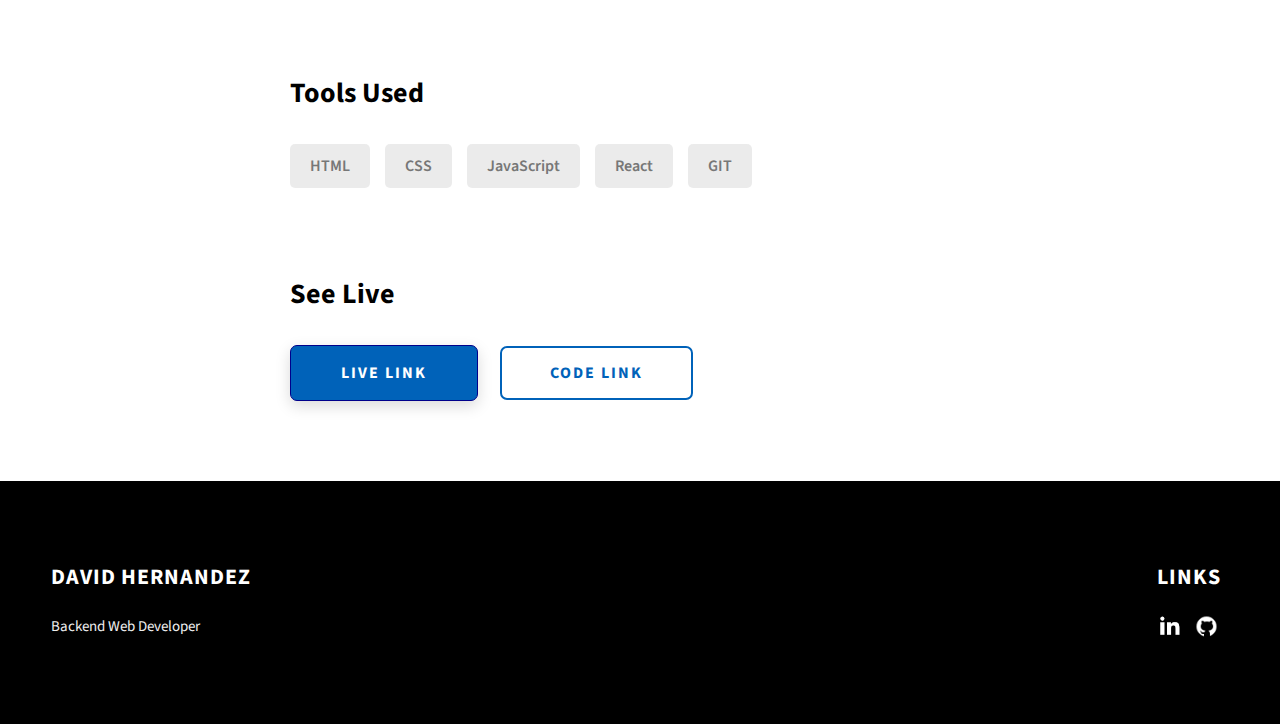
<file: project-3.html>
<!DOCTYPE html>
  <html lang="en">
    <head>
      <meta charset="UTF-8" />
      <meta name="viewport" content="width=device-width, initial-scale=1.0" />
      <meta http-equiv="X-UA-Compatible" content="ie=edge" />
      <title>Case Study: user authentication App</title>
      <meta name="description" content="Case study page of Project" />
  
      <link rel="stylesheet" href="css/style.css" />
  
      <link rel="preconnect" href="https://fonts.googleapis.com" />
      <link rel="preconnect" href="https://fonts.gstatic.com" crossorigin />
      <link
        href="https://fonts.googleapis.com/css2?family=Source+Sans+Pro:wght@400;600;700;900&display=swap"
        rel="stylesheet"
      />
    </head>
    <body>
      <header class="header">
        <div class="header__content">
          <div class="header__logo-container">
            <div class="header__logo-img-cont">
              <img
                src="./assets/png/DavidH-picture.png"
                alt="Ram Maheshwari Logo Image"
                class="header__logo-img"
              />
            </div>
            <span class="header__logo-sub">David Hernandez</span>
          </div>
          <div class="header__main">
            <ul class="header__links">
              <li class="header__link-wrapper">
                <a href="./index.html" class="header__link"> Home </a>
              </li>
              <li class="header__link-wrapper">
                <a href="./index.html#about" class="header__link">About </a>
              </li>
              <li class="header__link-wrapper">
                <a href="./index.html#projects" class="header__link">
                  Projects
                </a>
              </li>
              <li class="header__link-wrapper">
                <a href="./index.html#contact" class="header__link"> Contact </a>
              </li>
            </ul>
            <div class="header__main-ham-menu-cont">
              <img
                src="./assets/svg/ham-menu.svg"
                alt="hamburger menu"
                class="header__main-ham-menu"
              />
              <img
                src="./assets/svg/ham-menu-close.svg"
                alt="hamburger menu close"
                class="header__main-ham-menu-close d-none"
              />
            </div>
          </div>
        </div>
        <div class="header__sm-menu">
          <div class="header__sm-menu-content">
            <ul class="header__sm-menu-links">
              <li class="header__sm-menu-link">
                <a href="./index.html"> Home </a>
              </li>
  
              <li class="header__sm-menu-link">
                <a href="./index.html#about"> About </a>
              </li>
  
              <li class="header__sm-menu-link">
                <a href="./index.html#projects"> Projects </a>
              </li>
  
              <li class="header__sm-menu-link">
                <a href="./index.html#contact"> Contact </a>
              </li>
            </ul>
          </div>
        </div>
      </header>
      <section class="project-cs-hero">
        <div class="project-cs-hero__content">
          <h1 class="heading-primary">To Do List App</h1>
          <div class="project-cs-hero__info">
            <p class="text-primary">
              This is the case study fo To Do App. It is an app that allows user to add, 
              mark as done and delete tasks, it is build in React.
            </p>
          </div>
          <div class="project-cs-hero__cta">
            <a href="https://davidhelo.github.io/tasks_app/" class="btn btn--bg" target="_blank">Live Link</a>
          </div>
        </div>
      </section>
      <section class="project-details">
        <div class="main-container">
          <div class="project-details__content">
            <div class="project-details__showcase-img-cont">
              <img
                src="./assets/jpeg/project-todo-list-img.jpeg"
                alt="Project Image"
                class="project-details__showcase-img"
              />
            </div>
            <div class="project-details__content-main">
              <div class="project-details__desc">
                <h3 class="project-details__content-title">Project Overview</h3>
                <p class="project-details__desc-para">
                  This implements React states to Create, Read, Update 
                  and Delete data (CRUD). 
                  
                </p>
                <p class="project-details__desc-para">
                  This project implements the principles of class components
                  and State Managing in React to let the user to insert 
                  and manipulate data in an interactive maner. 
                </p>
              </div>
              <div class="project-details__tools-used">
                <h3 class="project-details__content-title">Tools Used</h3>
                <div class="skills">
                  <div class="skills__skill">HTML</div>
                  <div class="skills__skill">CSS</div>
                  <div class="skills__skill">JavaScript</div>
                  <div class="skills__skill">React</div>
                  <div class="skills__skill">GIT</div>
                </div>
              </div>
              <div class="project-details__links">
                <h3 class="project-details__content-title">See Live</h3>
                <a
                  href="https://davidhelo.github.io/tasks_app/"
                  class="btn btn--med btn--theme project-details__links-btn"
                  target="_blank"
                  >Live Link</a
                >
                <a
                  href="https://github.com/davidhelo/tasks_app/tree/main"
                  class="btn btn--med btn--theme-inv project-details__links-btn"
                  target="_blank"
                  >Code Link</a
                >
              </div>
            </div>
          </div>
        </div>
      </section>
      <footer class="main-footer">
        <div class="main-container">
          <div class="main-footer__upper">
            <div class="main-footer__row main-footer__row-1">
              <h2 class="heading heading-sm main-footer__heading-sm">
                <span>Links</span>
              </h2>
              <div class="main-footer__social-cont">
                <a target="_blank" rel="noreferrer" href="https://www.linkedin.com/in/david-hernandez-lopez-a494a2178/">
                  <img
                    class="main-footer__icon"
                    src="./assets/png/linkedin-ico.png"
                    alt="icon"
                  />
                </a>
                <a target="_blank" rel="noreferrer" href="https://github.com/davidhelo">
                  <img
                    class="main-footer__icon"
                    src="./assets/png/github-ico.png"
                    alt="icon"
                  />
                </a>
              </div>
            </div>
            <div class="main-footer__row main-footer__row-2">
              <h4 class="heading heading-sm text-lt">David Hernandez</h4>
              <p class="main-footer__short-desc">
                Backend Web Developer
              </p>
            </div>
          </div>
        </div>
      </footer>
      <script src="./index.js"></script>
    </body>
  </html>
</file>
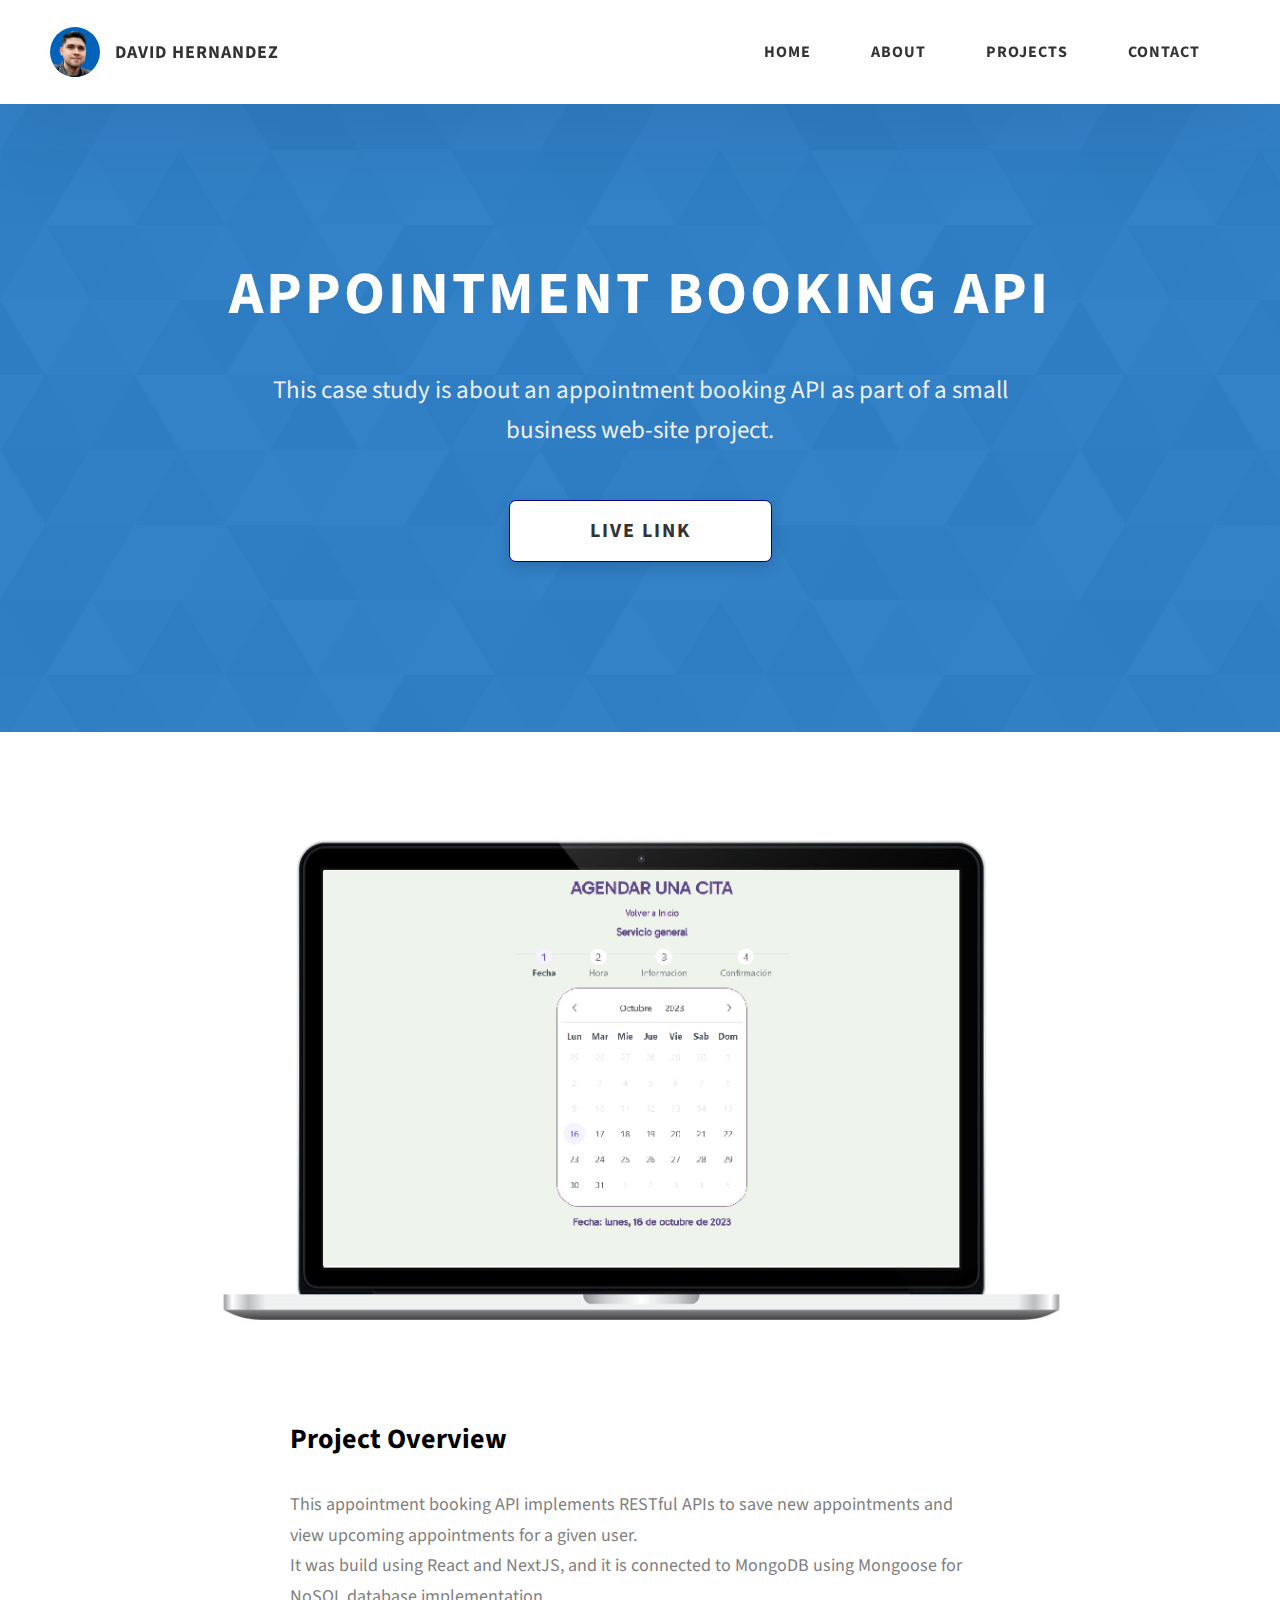
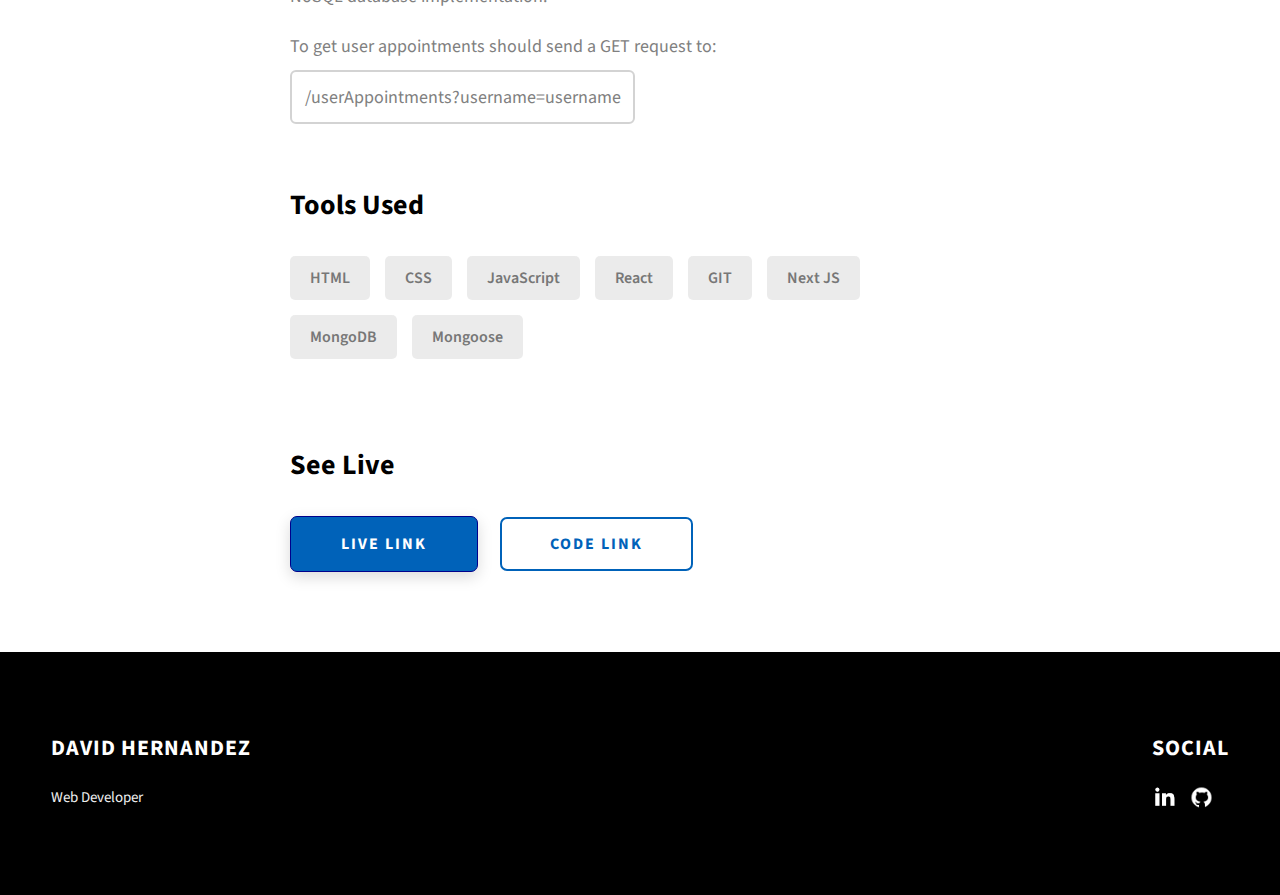
<file: project-appointment-booking.html>
<!DOCTYPE html>
<html lang="en">
  <head>
    <meta charset="UTF-8" />
    <meta name="viewport" content="width=device-width, initial-scale=1.0" />
    <meta http-equiv="X-UA-Compatible" content="ie=edge" />
    <title>Case Study: Appointment booking </title>
    <meta name="description" content="Case study page of Project" />

    <link rel="stylesheet" href="css/style.css" />

    <link rel="preconnect" href="https://fonts.googleapis.com" />
    <link rel="preconnect" href="https://fonts.gstatic.com" crossorigin />
    <link
      href="https://fonts.googleapis.com/css2?family=Source+Sans+Pro:wght@400;600;700;900&display=swap"
      rel="stylesheet"
    />
  </head>
  <body>
    <header class="header">
      <div class="header__content">
        <div class="header__logo-container">
          <div class="header__logo-img-cont">
            <img
              src="./assets/png/DavidH-picture.png"
              alt="Ram Maheshwari Logo Image"
              class="header__logo-img"
            />
          </div>
          <span class="header__logo-sub">David Hernandez</span>
        </div>
        <div class="header__main">
          <ul class="header__links">
            <li class="header__link-wrapper">
              <a href="./index.html" class="header__link"> Home </a>
            </li>
            <li class="header__link-wrapper">
              <a href="./index.html#about" class="header__link">About </a>
            </li>
            <li class="header__link-wrapper">
              <a href="./index.html#projects" class="header__link">
                Projects
              </a>
            </li>
            <li class="header__link-wrapper">
              <a href="./index.html#contact" class="header__link"> Contact </a>
            </li>
          </ul>
          <div class="header__main-ham-menu-cont">
            <img
              src="./assets/svg/ham-menu.svg"
              alt="hamburger menu"
              class="header__main-ham-menu"
            />
            <img
              src="./assets/svg/ham-menu-close.svg"
              alt="hamburger menu close"
              class="header__main-ham-menu-close d-none"
            />
          </div>
        </div>
      </div>
      <div class="header__sm-menu">
        <div class="header__sm-menu-content">
          <ul class="header__sm-menu-links">
            <li class="header__sm-menu-link">
              <a href="./index.html"> Home </a>
            </li>

            <li class="header__sm-menu-link">
              <a href="./index.html#about"> About </a>
            </li>

            <li class="header__sm-menu-link">
              <a href="./index.html#projects"> Projects </a>
            </li>

            <li class="header__sm-menu-link">
              <a href="./index.html#contact"> Contact </a>
            </li>
          </ul>
        </div>
      </div>
    </header>
    <section class="project-cs-hero">
      <div class="project-cs-hero__content">
        <h1 class="heading-primary">Appointment Booking API</h1>
        <div class="project-cs-hero__info">
          <p class="text-primary">
            This case study is about an appointment booking API as part of a small business web-site project.
          </p>
        </div>
        <div class="project-cs-hero__cta">
          <a href="https://book-appointment-app-davidhelo.vercel.app/book-appointment" class="btn btn--bg" target="_blank">Live Link</a>
        </div>
      </div>
    </section>
    <section class="project-details">
      <div class="main-container">
        <div class="project-details__content">
          <div class="project-details__showcase-img-cont">
            <img
              src="./assets/jpeg/project-book-appointment2.jpeg"
              alt="Project Image"
              class="project-details__showcase-img"
            />
          </div>
          <div class="project-details__content-main">
            <div class="project-details__desc">
              <h3 class="project-details__content-title">Project Overview</h3>
              <p class="project-details__desc-para">
                This appointment booking API implements RESTful APIs to save new appointments and view upcoming appointments for a given user.
                <br />
                It was build using React and NextJS, and it is connected to MongoDB using Mongoose for NoSQL database implementation.
              </p>
              <p class="project-details__desc-para">
                To get user appointments should send a GET request to: 
                <br />
              </p>
              <code class="project-details__desc-para">/userAppointments?username=username</code>
            </div>
            <div class="project-details__tools-used">
              <h3 class="project-details__content-title">Tools Used</h3>
              <div class="skills">
                <div class="skills__skill">HTML</div>
                <div class="skills__skill">CSS</div>
                <div class="skills__skill">JavaScript</div>
                <div class="skills__skill">React</div>
                <div class="skills__skill">GIT</div>
                <div class="skills__skill">Next JS</div>
                <div class="skills__skill">MongoDB</div>
                <div class="skills__skill">Mongoose</div>
              </div>
            </div>
            <div class="project-details__links">
              <h3 class="project-details__content-title">See Live</h3>
              <a
                href="https://book-appointment-app-davidhelo.vercel.app/book-appointment"
                class="btn btn--med btn--theme project-details__links-btn"
                target="_blank"
                >Live Link</a
              >
              <a
                href="https://github.com/davidhelo/bookAppointmentApp"
                class="btn btn--med btn--theme-inv project-details__links-btn"
                target="_blank"
                >Code Link</a
              >
            </div>
          </div>
        </div>
      </div>
    </section>
    <footer class="main-footer">
      <div class="main-container">
        <div class="main-footer__upper">
          <div class="main-footer__row main-footer__row-1">
            <h2 class="heading heading-sm main-footer__heading-sm">
              <span>Social</span>
            </h2>
            <div class="main-footer__social-cont">
              <a target="_blank" rel="noreferrer" href="https://www.linkedin.com/in/david-hernandez-lopez-a494a2178/">
                <img
                  class="main-footer__icon"
                  src="./assets/png/linkedin-ico.png"
                  alt="icon"
                />
              </a>
              <a target="_blank" rel="noreferrer" href="https://github.com/davidhelo">
                <img
                  class="main-footer__icon"
                  src="./assets/png/github-ico.png"
                  alt="icon"
                />
              </a>
            </div>
          </div>
          <div class="main-footer__row main-footer__row-2">
            <h4 class="heading heading-sm text-lt">David Hernandez</h4>
            <p class="main-footer__short-desc">
              Web Developer
            </p>
          </div>
        </div>
      </div>
    </footer>
    <script src="./index.js"></script>
  </body>
</html>
</file>
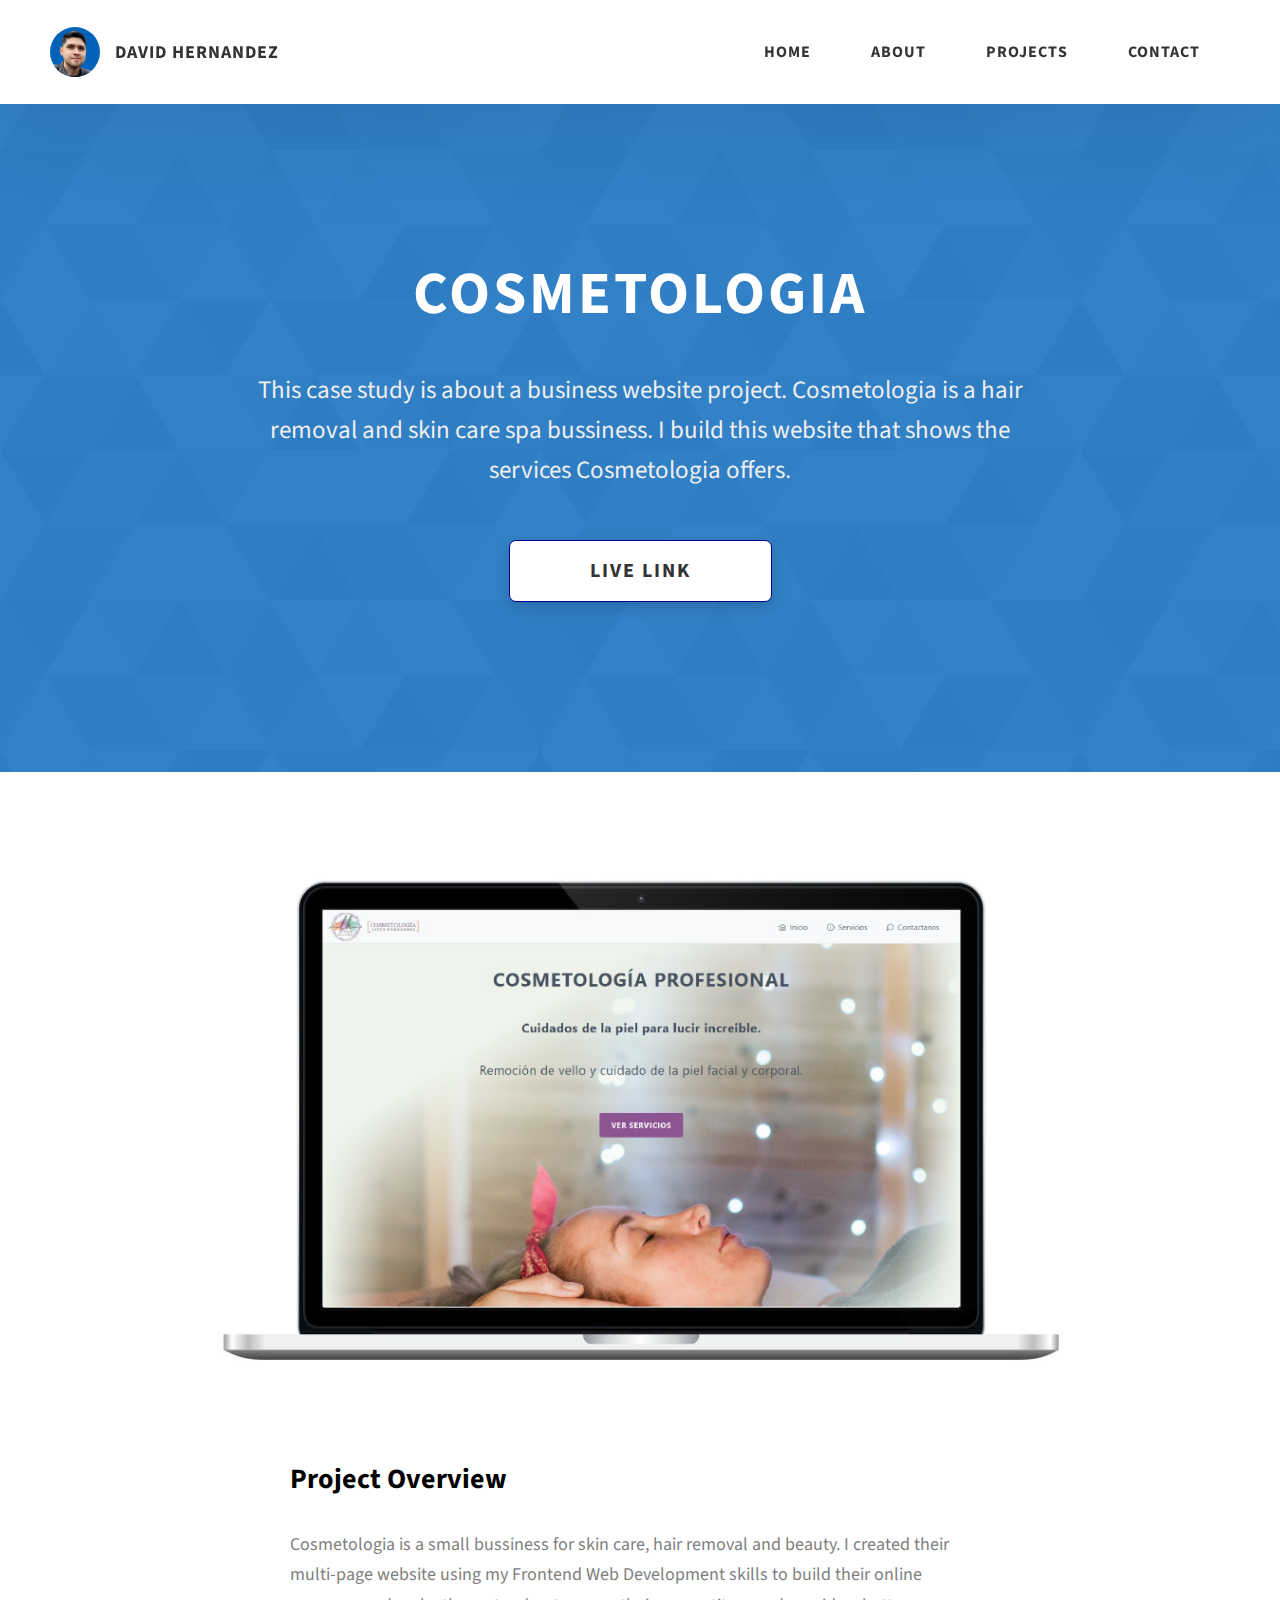
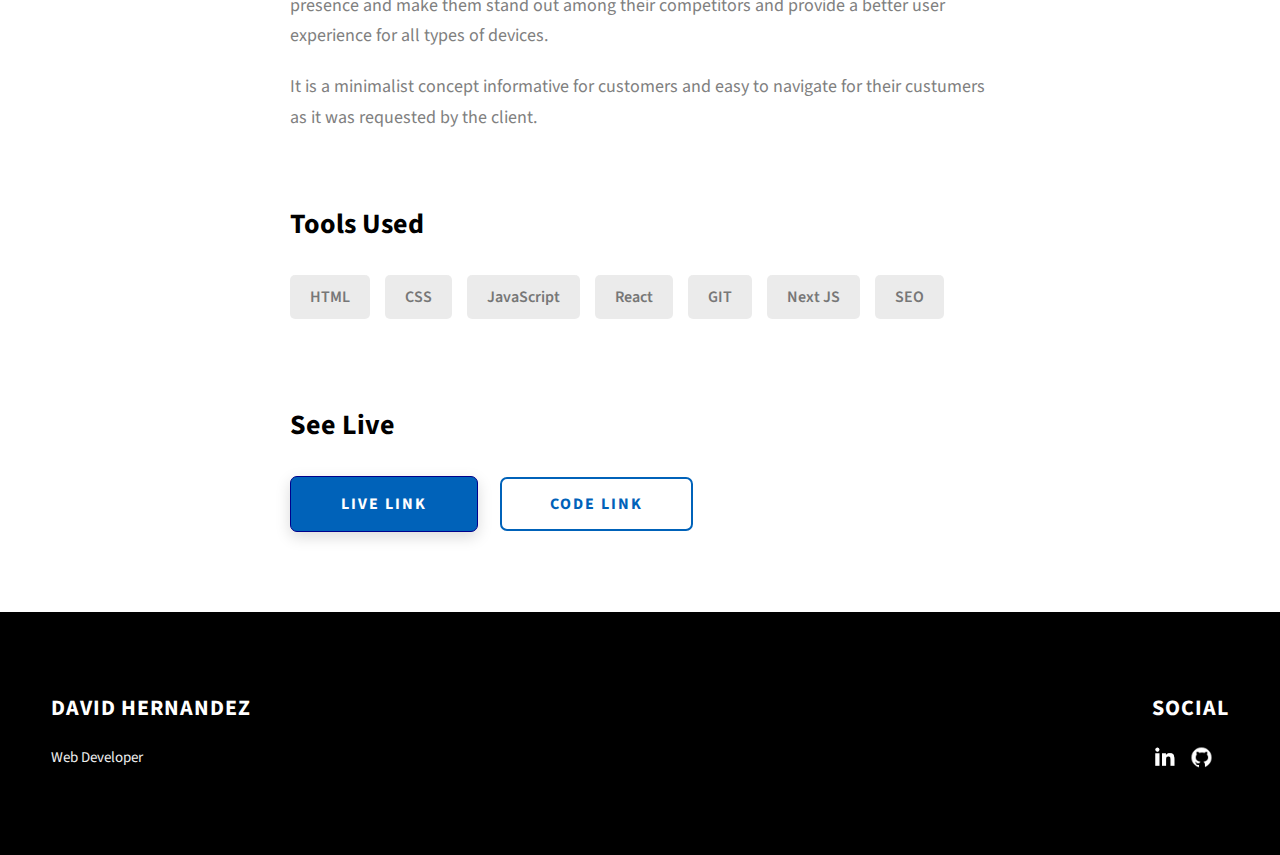
<file: project-cosmetologia.html>
<!DOCTYPE html>
<html lang="en">
  <head>
    <meta charset="UTF-8" />
    <meta name="viewport" content="width=device-width, initial-scale=1.0" />
    <meta http-equiv="X-UA-Compatible" content="ie=edge" />
    <title>Case Study: Cosmetologia website</title>
    <meta name="description" content="Case study page of Project" />

    <link rel="stylesheet" href="css/style.css" />

    <link rel="preconnect" href="https://fonts.googleapis.com" />
    <link rel="preconnect" href="https://fonts.gstatic.com" crossorigin />
    <link
      href="https://fonts.googleapis.com/css2?family=Source+Sans+Pro:wght@400;600;700;900&display=swap"
      rel="stylesheet"
    />
  </head>
  <body>
    <header class="header">
      <div class="header__content">
        <div class="header__logo-container">
          <div class="header__logo-img-cont">
            <img
              src="./assets/png/DavidH-picture.png"
              alt="Ram Maheshwari Logo Image"
              class="header__logo-img"
            />
          </div>
          <span class="header__logo-sub">David Hernandez</span>
        </div>
        <div class="header__main">
          <ul class="header__links">
            <li class="header__link-wrapper">
              <a href="./index.html" class="header__link"> Home </a>
            </li>
            <li class="header__link-wrapper">
              <a href="./index.html#about" class="header__link">About </a>
            </li>
            <li class="header__link-wrapper">
              <a href="./index.html#projects" class="header__link">
                Projects
              </a>
            </li>
            <li class="header__link-wrapper">
              <a href="./index.html#contact" class="header__link"> Contact </a>
            </li>
          </ul>
          <div class="header__main-ham-menu-cont">
            <img
              src="./assets/svg/ham-menu.svg"
              alt="hamburger menu"
              class="header__main-ham-menu"
            />
            <img
              src="./assets/svg/ham-menu-close.svg"
              alt="hamburger menu close"
              class="header__main-ham-menu-close d-none"
            />
          </div>
        </div>
      </div>
      <div class="header__sm-menu">
        <div class="header__sm-menu-content">
          <ul class="header__sm-menu-links">
            <li class="header__sm-menu-link">
              <a href="./index.html"> Home </a>
            </li>

            <li class="header__sm-menu-link">
              <a href="./index.html#about"> About </a>
            </li>

            <li class="header__sm-menu-link">
              <a href="./index.html#projects"> Projects </a>
            </li>

            <li class="header__sm-menu-link">
              <a href="./index.html#contact"> Contact </a>
            </li>
          </ul>
        </div>
      </div>
    </header>
    <section class="project-cs-hero">
      <div class="project-cs-hero__content">
        <h1 class="heading-primary">Cosmetologia</h1>
        <div class="project-cs-hero__info">
          <p class="text-primary">
            This case study is about a business website project. Cosmetologia is a hair removal and skin care spa bussiness. I build this website that shows the services Cosmetologia offers.
          </p>
        </div>
        <div class="project-cs-hero__cta">
          <a href="https://book-appointment-app-davidhelo.vercel.app/" class="btn btn--bg" target="_blank">Live Link</a>
        </div>
      </div>
    </section>
    <section class="project-details">
      <div class="main-container">
        <div class="project-details__content">
          <div class="project-details__showcase-img-cont">
            <img
              src="./assets/jpeg/projectCosmetologiaImg.jpg"
              alt="Project Image"
              class="project-details__showcase-img"
            />
          </div>
          <div class="project-details__content-main">
            <div class="project-details__desc">
              <h3 class="project-details__content-title">Project Overview</h3>
              <p class="project-details__desc-para">
                Cosmetologia is a small bussiness for skin care, hair removal and beauty. 
                I created their multi-page website using my Frontend Web Development skills 
                to build their online presence and make them stand out among their competitors 
                and provide a better user experience for all types of devices.
              </p>
              <p class="project-details__desc-para">
                It is a minimalist concept informative for customers and easy to navigate for their custumers as it was requested by the client.
              </p>
            </div>
            <div class="project-details__tools-used">
              <h3 class="project-details__content-title">Tools Used</h3>
              <div class="skills">
                <div class="skills__skill">HTML</div>
                <div class="skills__skill">CSS</div>
                <div class="skills__skill">JavaScript</div>
                <div class="skills__skill">React</div>
                <div class="skills__skill">GIT</div>
                <div class="skills__skill">Next JS</div>
                <div class="skills__skill">SEO</div>
              </div>
            </div>
            <div class="project-details__links">
              <h3 class="project-details__content-title">See Live</h3>
              <a
                href="https://book-appointment-app-davidhelo.vercel.app/"
                class="btn btn--med btn--theme project-details__links-btn"
                target="_blank"
                >Live Link</a
              >
              <a
                href="https://github.com/davidhelo/bookAppointmentApp"
                class="btn btn--med btn--theme-inv project-details__links-btn"
                target="_blank"
                >Code Link</a
              >
            </div>
          </div>
        </div>
      </div>
    </section>
    <footer class="main-footer">
      <div class="main-container">
        <div class="main-footer__upper">
          <div class="main-footer__row main-footer__row-1">
            <h2 class="heading heading-sm main-footer__heading-sm">
              <span>Social</span>
            </h2>
            <div class="main-footer__social-cont">
              <a target="_blank" rel="noreferrer" href="https://www.linkedin.com/in/david-hernandez-lopez-a494a2178/">
                <img
                  class="main-footer__icon"
                  src="./assets/png/linkedin-ico.png"
                  alt="icon"
                />
              </a>
              <a target="_blank" rel="noreferrer" href="https://github.com/davidhelo">
                <img
                  class="main-footer__icon"
                  src="./assets/png/github-ico.png"
                  alt="icon"
                />
              </a>
            </div>
          </div>
          <div class="main-footer__row main-footer__row-2">
            <h4 class="heading heading-sm text-lt">David Hernandez</h4>
            <p class="main-footer__short-desc">
              Web Developer
            </p>
          </div>
        </div>
      </div>
    </footer>
    <script src="./index.js"></script>
  </body>
</html>
</file>
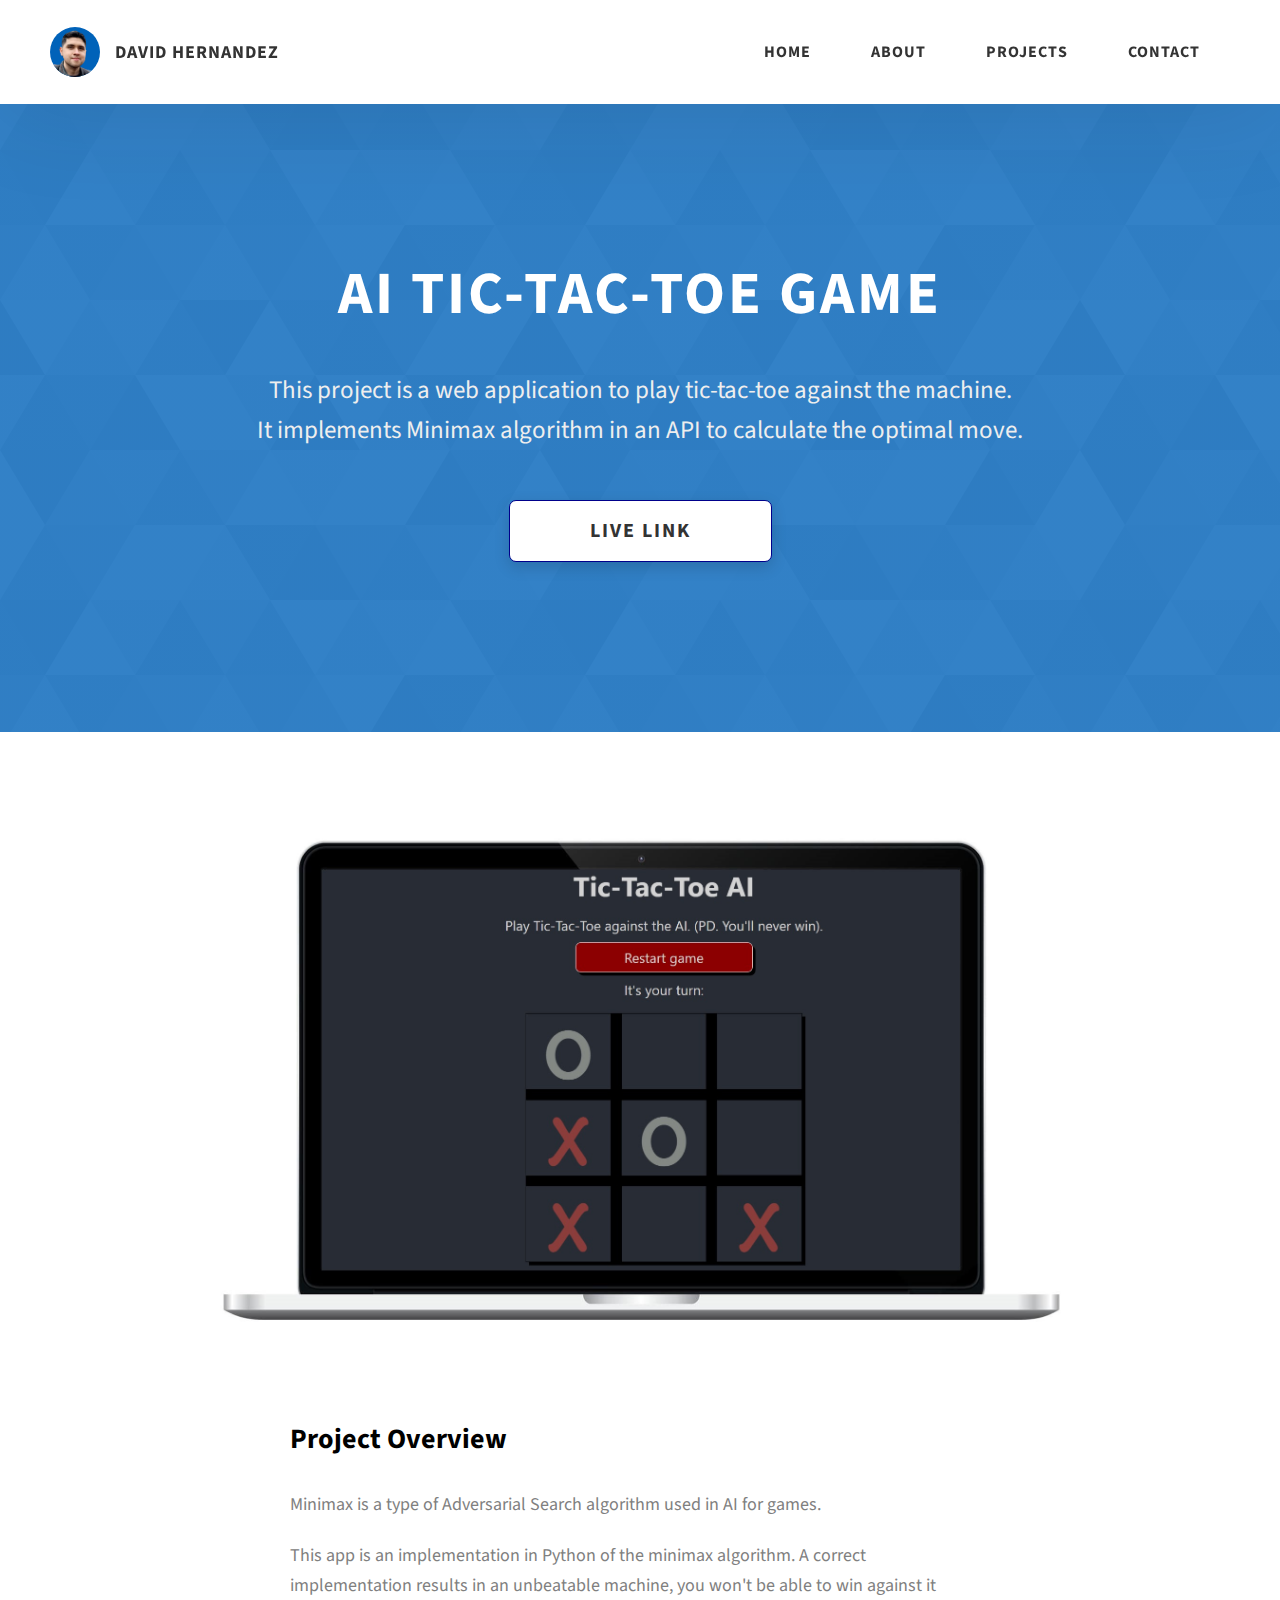
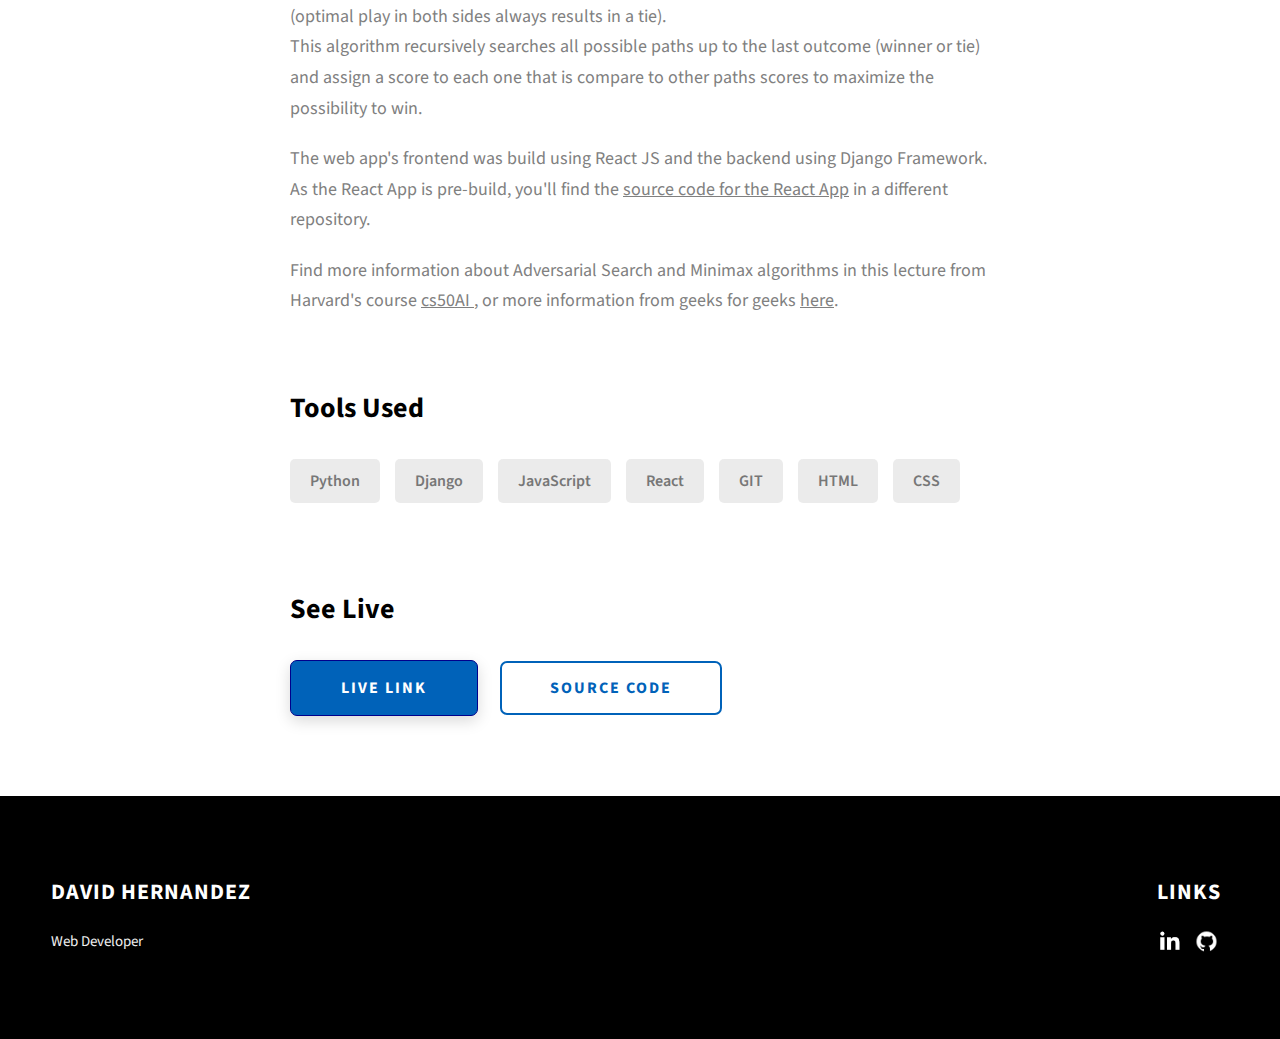
<file: project-tictactoe-ai.html>
<!DOCTYPE html>
  <html lang="en">
    <head>
      <meta charset="UTF-8" />
      <meta name="viewport" content="width=device-width, initial-scale=1.0" />
      <meta http-equiv="X-UA-Compatible" content="ie=edge" />
      <title>Case Study: AI tic-tac-toe game</title>
      <meta name="description" content="Case study page of Project" />
  
      <link rel="stylesheet" href="css/style.css" />
  
      <link rel="preconnect" href="https://fonts.googleapis.com" />
      <link rel="preconnect" href="https://fonts.gstatic.com" crossorigin />
      <link
        href="https://fonts.googleapis.com/css2?family=Source+Sans+Pro:wght@400;600;700;900&display=swap"
        rel="stylesheet"
      />
    </head>
    <body>
      <header class="header">
        <div class="header__content">
          <div class="header__logo-container">
            <div class="header__logo-img-cont">
              <img
                src="./assets/png/DavidH-picture.png"
                alt="Ram Maheshwari Logo Image"
                class="header__logo-img"
              />
            </div>
            <span class="header__logo-sub">David Hernandez</span>
          </div>
          <div class="header__main">
            <ul class="header__links">
              <li class="header__link-wrapper">
                <a href="./index.html" class="header__link"> Home </a>
              </li>
              <li class="header__link-wrapper">
                <a href="./index.html#about" class="header__link">About </a>
              </li>
              <li class="header__link-wrapper">
                <a href="./index.html#projects" class="header__link">
                  Projects
                </a>
              </li>
              <li class="header__link-wrapper">
                <a href="./index.html#contact" class="header__link"> Contact </a>
              </li>
            </ul>
            <div class="header__main-ham-menu-cont">
              <img
                src="./assets/svg/ham-menu.svg"
                alt="hamburger menu"
                class="header__main-ham-menu"
              />
              <img
                src="./assets/svg/ham-menu-close.svg"
                alt="hamburger menu close"
                class="header__main-ham-menu-close d-none"
              />
            </div>
          </div>
        </div>
        <div class="header__sm-menu">
          <div class="header__sm-menu-content">
            <ul class="header__sm-menu-links">
              <li class="header__sm-menu-link">
                <a href="./index.html"> Home </a>
              </li>
  
              <li class="header__sm-menu-link">
                <a href="./index.html#about"> About </a>
              </li>
  
              <li class="header__sm-menu-link">
                <a href="./index.html#projects"> Projects </a>
              </li>
  
              <li class="header__sm-menu-link">
                <a href="./index.html#contact"> Contact </a>
              </li>
            </ul>
          </div>
        </div>
      </header>
      <section class="project-cs-hero">
        <div class="project-cs-hero__content">
          <h1 class="heading-primary">AI tic-tac-toe game</h1>
          <div class="project-cs-hero__info">
            <p class="text-primary">
              This project is a web application to play tic-tac-toe against the machine. 
              <br>It implements Minimax algorithm in an API to calculate the optimal move.
            </p>
          </div>
          <div class="project-cs-hero__cta">
            <a href="https://tictactoe-ai-davidhelo.vercel.app/tictactoegame/" class="btn btn--bg" target="_blank">Live Link</a>
          </div>
        </div>
      </section>
      <section class="project-details">
        <div class="main-container">
          <div class="project-details__content">
            <div class="project-details__showcase-img-cont">
              <img
                src="./assets/jpeg/project-tictactoe-ai-img.jpeg"
                alt="Project Image"
                class="project-details__showcase-img"
              />
            </div>
            <div class="project-details__content-main">
              <div class="project-details__desc">
                <h3 class="project-details__content-title">Project Overview</h3>
                <p class="project-details__desc-para">
                  Minimax is a type of Adversarial Search algorithm used in AI for games.
                </p>
                <p class="project-details__desc-para">
                  This app is an implementation in Python of the minimax algorithm.
                  A correct implementation results in an unbeatable machine, you won't be able to win against it (optimal play in both sides always results in a tie).
                  <br>This algorithm recursively searches all possible paths up to the last outcome 
                  (winner or tie) and assign a score to each one that is compare to other paths scores to maximize the possibility to win.
                </p>
                <p class="project-details__desc-para">
                  The web app's frontend was build using React JS and the backend using Django Framework.
                  As the React App is pre-build, you'll find the 
                  <a href="https://github.com/davidhelo/TictactoeAIWebApp"
                      target="_blank"
                      class="underlinedLink">
                    source code for the React App</a>
                    in a different repository.
                </p>
                <p class="project-details__desc-para">
                  Find more information about Adversarial Search and 
                  Minimax algorithms in this lecture from Harvard's course 
                  <a href="https://cs50.harvard.edu/ai/2023/notes/0/#adversarial-search" 
                    target="_blank" 
                    class="underlinedLink">
                    cs50AI
                  </a>, 
                  or more information from geeks for geeks 
                  <a href="https://www.geeksforgeeks.org/minimax-algorithm-in-game-theory-set-1-introduction/"  
                    target="_blank" 
                    class="underlinedLink">here</a>.
                </p>
              </div>
              <div class="project-details__tools-used">
                <h3 class="project-details__content-title">Tools Used</h3>
                <div class="skills">
                  <div class="skills__skill">Python</div>
                  <div class="skills__skill">Django</div>
                  <div class="skills__skill">JavaScript</div>
                  <div class="skills__skill">React</div>
                  <div class="skills__skill">GIT</div>
                  <div class="skills__skill">HTML</div>
                  <div class="skills__skill">CSS</div>
                </div>
              </div>
              <div class="project-details__links">
                <h3 class="project-details__content-title">See Live</h3>
                <a
                  href="https://tictactoe-ai-davidhelo.vercel.app/tictactoegame/"
                  class="btn btn--med btn--theme project-details__links-btn"
                  target="_blank"
                  >Live Link</a
                >
                <a
                  href="https://github.com/davidhelo/tictactoeAI"
                  class="btn btn--med btn--theme-inv project-details__links-btn"
                  target="_blank"
                  >Source code</a
                >
              </div>
            </div>
          </div>
        </div>
      </section>
      <footer class="main-footer">
        <div class="main-container">
          <div class="main-footer__upper">
            <div class="main-footer__row main-footer__row-1">
              <h2 class="heading heading-sm main-footer__heading-sm">
                <span>Links</span>
              </h2>
              <div class="main-footer__social-cont">
                <a target="_blank" rel="noreferrer" href="https://www.linkedin.com/in/david-hernandez-lopez-a494a2178/">
                  <img
                    class="main-footer__icon"
                    src="./assets/png/linkedin-ico.png"
                    alt="icon"
                  />
                </a>
                <a target="_blank" rel="noreferrer" href="https://github.com/davidhelo">
                  <img
                    class="main-footer__icon"
                    src="./assets/png/github-ico.png"
                    alt="icon"
                  />
                </a>
              </div>
            </div>
            <div class="main-footer__row main-footer__row-2">
              <h4 class="heading heading-sm text-lt">David Hernandez</h4>
              <p class="main-footer__short-desc">
                Web Developer
              </p>
            </div>
          </div>
        </div>
      </footer>
      <script src="./index.js"></script>
    </body>
  </html>
</file>
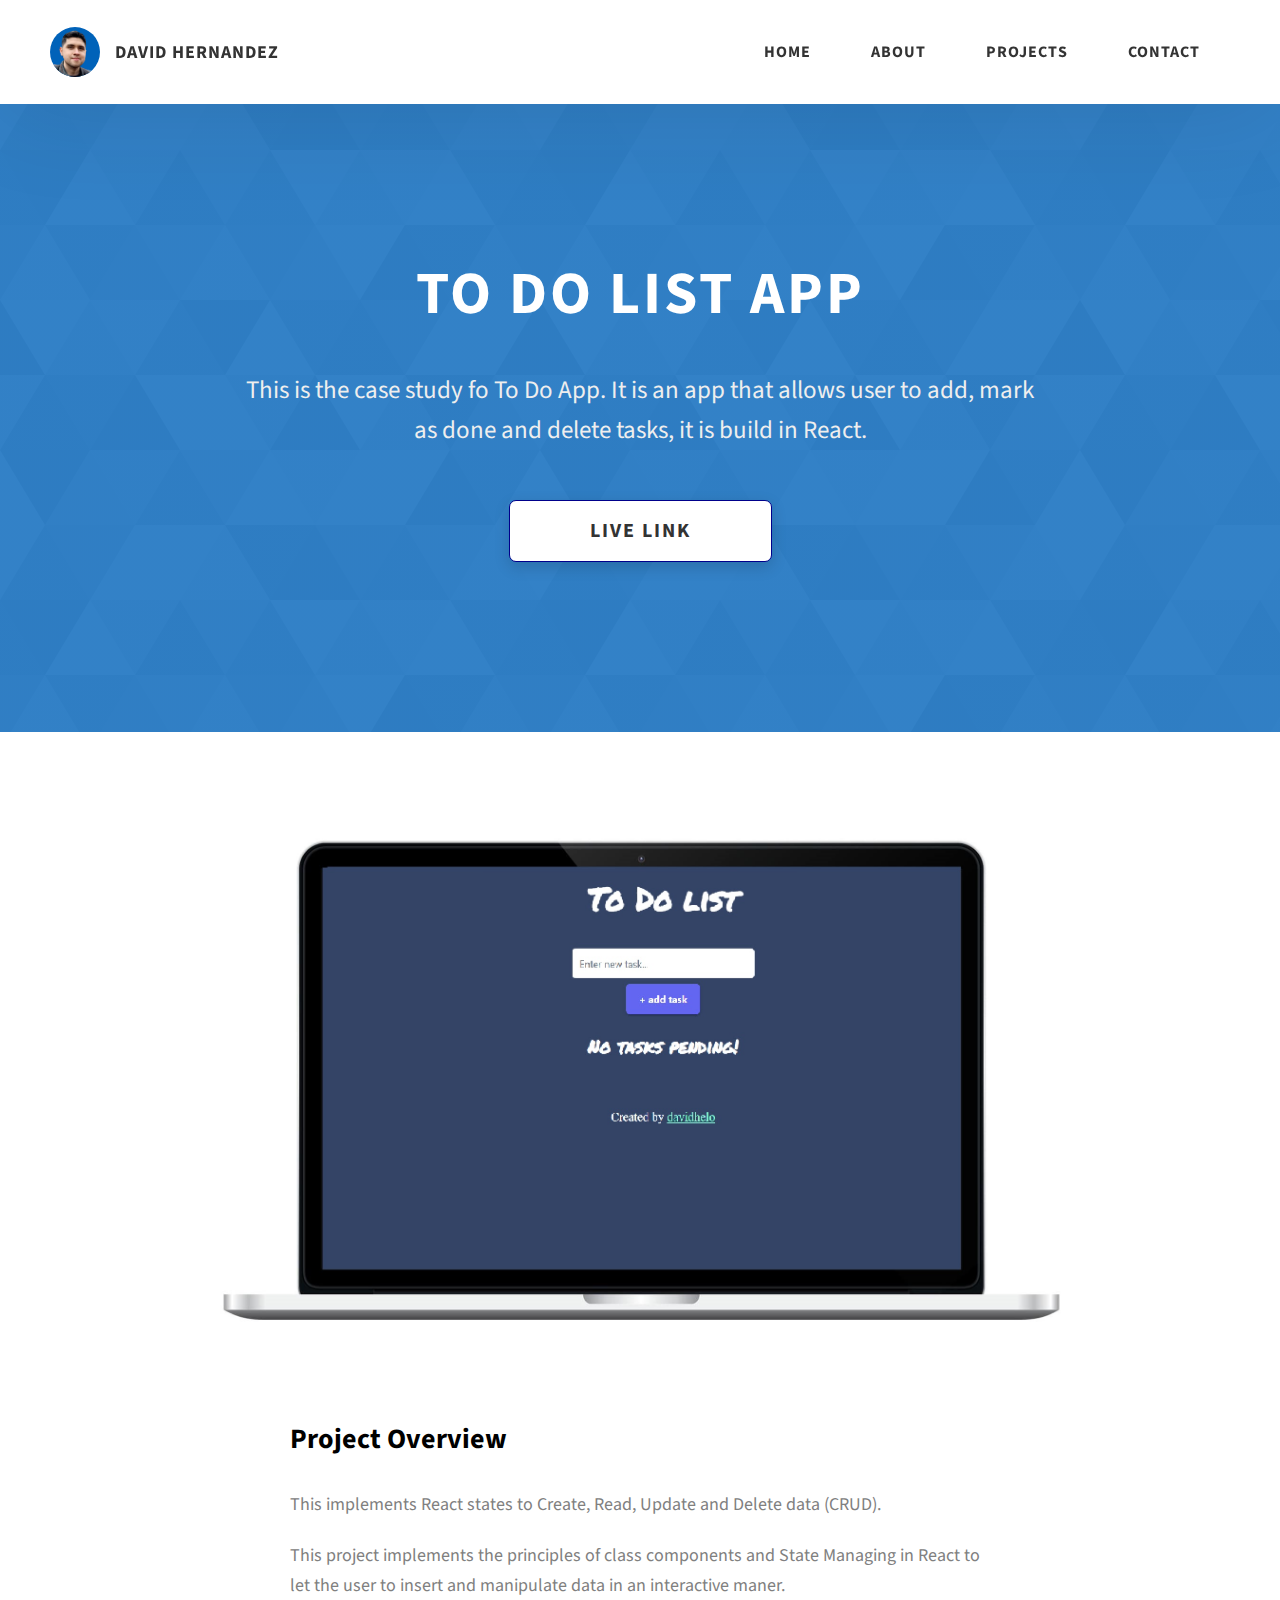
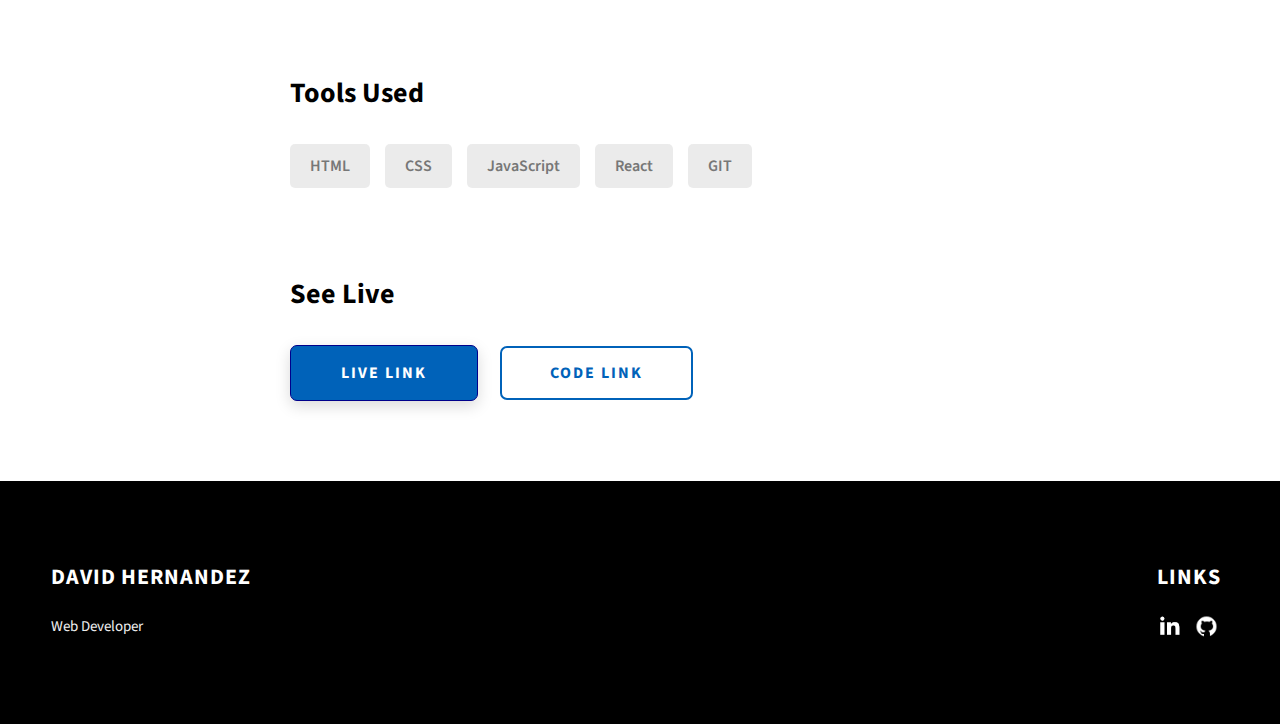
<file: project-todo-list.html>
<!DOCTYPE html>
  <html lang="en">
    <head>
      <meta charset="UTF-8" />
      <meta name="viewport" content="width=device-width, initial-scale=1.0" />
      <meta http-equiv="X-UA-Compatible" content="ie=edge" />
      <title>Case Study: user authentication App</title>
      <meta name="description" content="Case study page of Project" />
  
      <link rel="stylesheet" href="css/style.css" />
  
      <link rel="preconnect" href="https://fonts.googleapis.com" />
      <link rel="preconnect" href="https://fonts.gstatic.com" crossorigin />
      <link
        href="https://fonts.googleapis.com/css2?family=Source+Sans+Pro:wght@400;600;700;900&display=swap"
        rel="stylesheet"
      />
    </head>
    <body>
      <header class="header">
        <div class="header__content">
          <div class="header__logo-container">
            <div class="header__logo-img-cont">
              <img
                src="./assets/png/DavidH-picture.png"
                alt="Ram Maheshwari Logo Image"
                class="header__logo-img"
              />
            </div>
            <span class="header__logo-sub">David Hernandez</span>
          </div>
          <div class="header__main">
            <ul class="header__links">
              <li class="header__link-wrapper">
                <a href="./index.html" class="header__link"> Home </a>
              </li>
              <li class="header__link-wrapper">
                <a href="./index.html#about" class="header__link">About </a>
              </li>
              <li class="header__link-wrapper">
                <a href="./index.html#projects" class="header__link">
                  Projects
                </a>
              </li>
              <li class="header__link-wrapper">
                <a href="./index.html#contact" class="header__link"> Contact </a>
              </li>
            </ul>
            <div class="header__main-ham-menu-cont">
              <img
                src="./assets/svg/ham-menu.svg"
                alt="hamburger menu"
                class="header__main-ham-menu"
              />
              <img
                src="./assets/svg/ham-menu-close.svg"
                alt="hamburger menu close"
                class="header__main-ham-menu-close d-none"
              />
            </div>
          </div>
        </div>
        <div class="header__sm-menu">
          <div class="header__sm-menu-content">
            <ul class="header__sm-menu-links">
              <li class="header__sm-menu-link">
                <a href="./index.html"> Home </a>
              </li>
  
              <li class="header__sm-menu-link">
                <a href="./index.html#about"> About </a>
              </li>
  
              <li class="header__sm-menu-link">
                <a href="./index.html#projects"> Projects </a>
              </li>
  
              <li class="header__sm-menu-link">
                <a href="./index.html#contact"> Contact </a>
              </li>
            </ul>
          </div>
        </div>
      </header>
      <section class="project-cs-hero">
        <div class="project-cs-hero__content">
          <h1 class="heading-primary">To Do List App</h1>
          <div class="project-cs-hero__info">
            <p class="text-primary">
              This is the case study fo To Do App. It is an app that allows user to add, 
              mark as done and delete tasks, it is build in React.
            </p>
          </div>
          <div class="project-cs-hero__cta">
            <a href="https://davidhelo.github.io/tasks_app/" class="btn btn--bg" target="_blank">Live Link</a>
          </div>
        </div>
      </section>
      <section class="project-details">
        <div class="main-container">
          <div class="project-details__content">
            <div class="project-details__showcase-img-cont">
              <img
                src="./assets/jpeg/project-todo-list-img.jpeg"
                alt="Project Image"
                class="project-details__showcase-img"
              />
            </div>
            <div class="project-details__content-main">
              <div class="project-details__desc">
                <h3 class="project-details__content-title">Project Overview</h3>
                <p class="project-details__desc-para">
                  This implements React states to Create, Read, Update 
                  and Delete data (CRUD). 
                  
                </p>
                <p class="project-details__desc-para">
                  This project implements the principles of class components
                  and State Managing in React to let the user to insert 
                  and manipulate data in an interactive maner. 
                </p>
              </div>
              <div class="project-details__tools-used">
                <h3 class="project-details__content-title">Tools Used</h3>
                <div class="skills">
                  <div class="skills__skill">HTML</div>
                  <div class="skills__skill">CSS</div>
                  <div class="skills__skill">JavaScript</div>
                  <div class="skills__skill">React</div>
                  <div class="skills__skill">GIT</div>
                </div>
              </div>
              <div class="project-details__links">
                <h3 class="project-details__content-title">See Live</h3>
                <a
                  href="https://davidhelo.github.io/tasks_app/"
                  class="btn btn--med btn--theme project-details__links-btn"
                  target="_blank"
                  >Live Link</a
                >
                <a
                  href="https://github.com/davidhelo/tasks_app/tree/main"
                  class="btn btn--med btn--theme-inv project-details__links-btn"
                  target="_blank"
                  >Code Link</a
                >
              </div>
            </div>
          </div>
        </div>
      </section>
      <footer class="main-footer">
        <div class="main-container">
          <div class="main-footer__upper">
            <div class="main-footer__row main-footer__row-1">
              <h2 class="heading heading-sm main-footer__heading-sm">
                <span>Links</span>
              </h2>
              <div class="main-footer__social-cont">
                <a target="_blank" rel="noreferrer" href="https://www.linkedin.com/in/david-hernandez-lopez-a494a2178/">
                  <img
                    class="main-footer__icon"
                    src="./assets/png/linkedin-ico.png"
                    alt="icon"
                  />
                </a>
                <a target="_blank" rel="noreferrer" href="https://github.com/davidhelo">
                  <img
                    class="main-footer__icon"
                    src="./assets/png/github-ico.png"
                    alt="icon"
                  />
                </a>
              </div>
            </div>
            <div class="main-footer__row main-footer__row-2">
              <h4 class="heading heading-sm text-lt">David Hernandez</h4>
              <p class="main-footer__short-desc">
                Web Developer
              </p>
            </div>
          </div>
        </div>
      </footer>
      <script src="./index.js"></script>
    </body>
  </html>
</file>
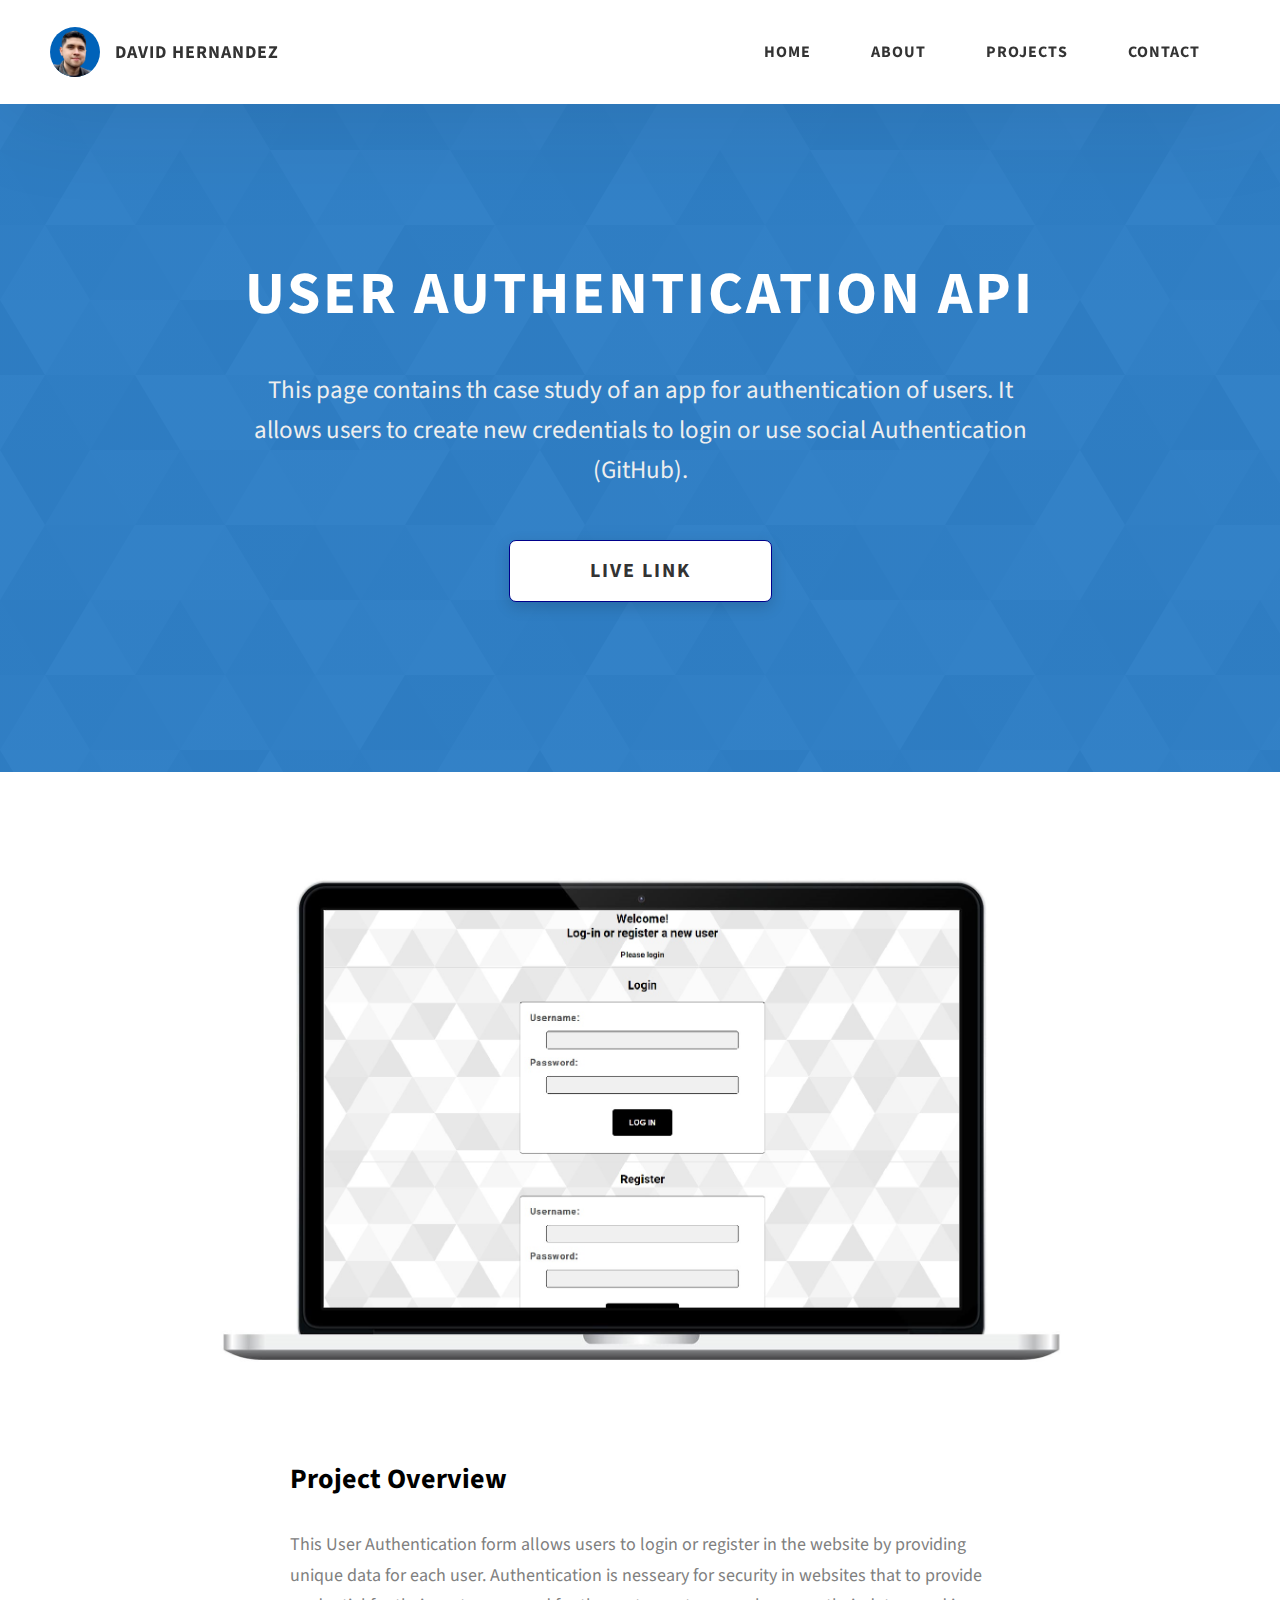
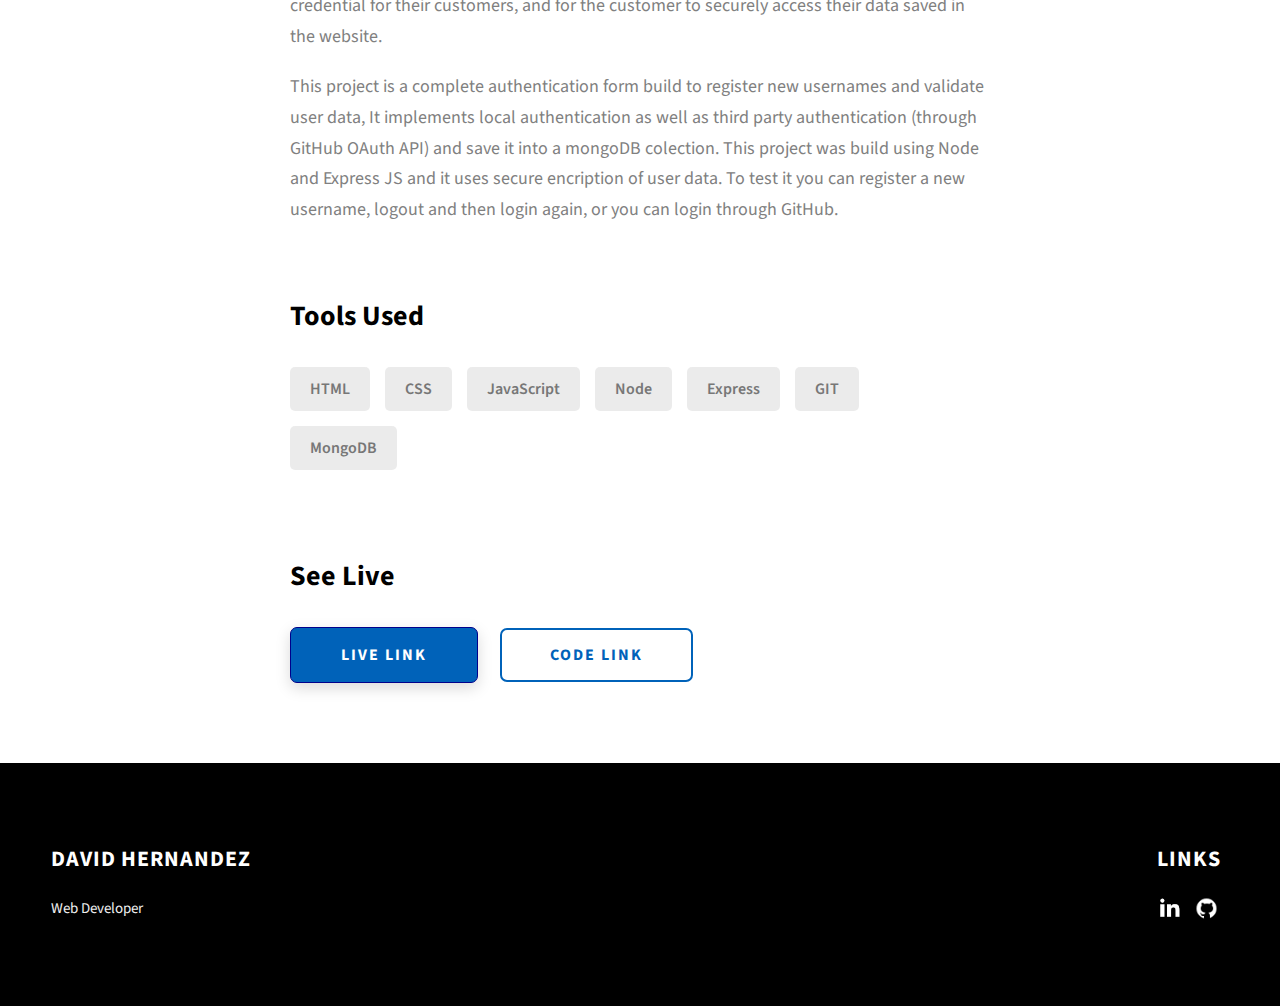
<file: project-user-authentication.html>
<!DOCTYPE html>
<html lang="en">
  <head>
    <meta charset="UTF-8" />
    <meta name="viewport" content="width=device-width, initial-scale=1.0" />
    <meta http-equiv="X-UA-Compatible" content="ie=edge" />
    <title>Case Study: user authentication App</title>
    <meta name="description" content="Case study page of Project" />

    <link rel="stylesheet" href="css/style.css" />

    <link rel="preconnect" href="https://fonts.googleapis.com" />
    <link rel="preconnect" href="https://fonts.gstatic.com" crossorigin />
    <link
      href="https://fonts.googleapis.com/css2?family=Source+Sans+Pro:wght@400;600;700;900&display=swap"
      rel="stylesheet"
    />
  </head>
  <body>
    <header class="header">
      <div class="header__content">
        <div class="header__logo-container">
          <div class="header__logo-img-cont">
            <img
              src="./assets/png/DavidH-picture.png"
              alt="Ram Maheshwari Logo Image"
              class="header__logo-img"
            />
          </div>
          <span class="header__logo-sub">David Hernandez</span>
        </div>
        <div class="header__main">
          <ul class="header__links">
            <li class="header__link-wrapper">
              <a href="./index.html" class="header__link"> Home </a>
            </li>
            <li class="header__link-wrapper">
              <a href="./index.html#about" class="header__link">About </a>
            </li>
            <li class="header__link-wrapper">
              <a href="./index.html#projects" class="header__link">
                Projects
              </a>
            </li>
            <li class="header__link-wrapper">
              <a href="./index.html#contact" class="header__link"> Contact </a>
            </li>
          </ul>
          <div class="header__main-ham-menu-cont">
            <img
              src="./assets/svg/ham-menu.svg"
              alt="hamburger menu"
              class="header__main-ham-menu"
            />
            <img
              src="./assets/svg/ham-menu-close.svg"
              alt="hamburger menu close"
              class="header__main-ham-menu-close d-none"
            />
          </div>
        </div>
      </div>
      <div class="header__sm-menu">
        <div class="header__sm-menu-content">
          <ul class="header__sm-menu-links">
            <li class="header__sm-menu-link">
              <a href="./index.html"> Home </a>
            </li>

            <li class="header__sm-menu-link">
              <a href="./index.html#about"> About </a>
            </li>

            <li class="header__sm-menu-link">
              <a href="./index.html#projects"> Projects </a>
            </li>

            <li class="header__sm-menu-link">
              <a href="./index.html#contact"> Contact </a>
            </li>
          </ul>
        </div>
      </div>
    </header>
    <section class="project-cs-hero">
      <div class="project-cs-hero__content">
        <h1 class="heading-primary">User Authentication API</h1>
        <div class="project-cs-hero__info">
          <p class="text-primary">
            This page contains th case study of an app for authentication of users. 
            It allows users to create new credentials to login or use social Authentication (GitHub).
          </p>
        </div>
        <div class="project-cs-hero__cta">
          <a href="https://user-authetication-form.vercel.app/" class="btn btn--bg" target="_blank">Live Link</a>
        </div>
      </div>
    </section>
    <section class="project-details">
      <div class="main-container">
        <div class="project-details__content">
          <div class="project-details__showcase-img-cont">
            <img
              src="./assets/jpeg/project-user-authentication-img.jpeg"
              alt="Project Image"
              class="project-details__showcase-img"
            />
          </div>
          <div class="project-details__content-main">
            <div class="project-details__desc">
              <h3 class="project-details__content-title">Project Overview</h3>
              <p class="project-details__desc-para">
                This User Authentication form allows users to login or register 
                in the website by providing unique data for each user.
                Authentication is nesseary for security in websites that  
                to provide credential for their customers, and for the customer 
                to securely access their data saved in the website. 
              </p>
              <p class="project-details__desc-para">
                This project is a complete authentication form build to register new usernames and validate user data,
                It implements local authentication as well as third party authentication (through GitHub OAuth API) and save it into a mongoDB colection.
                This project was build using Node and Express JS and it uses secure encription of user data.

                To test it you can register a new username, logout and then login again, or you can login through GitHub.
              </p>
            </div>
            <div class="project-details__tools-used">
              <h3 class="project-details__content-title">Tools Used</h3>
              <div class="skills">
                <div class="skills__skill">HTML</div>
                <div class="skills__skill">CSS</div>
                <div class="skills__skill">JavaScript</div>
                <div class="skills__skill">Node</div>
                <div class="skills__skill">Express</div>
                <div class="skills__skill">GIT</div>
                <div class="skills__skill">MongoDB</div>
              </div>
            </div>
            <div class="project-details__links">
              <h3 class="project-details__content-title">See Live</h3>
              <a
                href="https://user-authetication-form.vercel.app/"
                class="btn btn--med btn--theme project-details__links-btn"
                target="_blank"
                >Live Link</a
              >
              <a
                href="https://github.com/davidhelo/UserAutheticationForm"
                class="btn btn--med btn--theme-inv project-details__links-btn"
                target="_blank"
                >Code Link</a
              >
            </div>
          </div>
        </div>
      </div>
    </section>
    <footer class="main-footer">
      <div class="main-container">
        <div class="main-footer__upper">
          <div class="main-footer__row main-footer__row-1">
            <h2 class="heading heading-sm main-footer__heading-sm">
              <span>Links</span>
            </h2>
            <div class="main-footer__social-cont">
              <a target="_blank" rel="noreferrer" href="https://www.linkedin.com/in/david-hernandez-lopez-a494a2178/">
                <img
                  class="main-footer__icon"
                  src="./assets/png/linkedin-ico.png"
                  alt="icon"
                />
              </a>
              <a target="_blank" rel="noreferrer" href="https://github.com/davidhelo">
                <img
                  class="main-footer__icon"
                  src="./assets/png/github-ico.png"
                  alt="icon"
                />
              </a>
            </div>
          </div>
          <div class="main-footer__row main-footer__row-2">
            <h4 class="heading heading-sm text-lt">David Hernandez</h4>
            <p class="main-footer__short-desc">
              Web Developer
            </p>
          </div>
        </div>
      </div>
    </footer>
    <script src="./index.js"></script>
  </body>
</html>
</file>
<file: css/style.css>
/*
0 - 600px:      Phone
600 - 900px:    Tablet portrait
900 - 1200px:   Tablet landscape
[1200 - 1800] is where our normal styles apply
1800px + :      Big desktop
$breakpoint arguement choices:
- phone
- tab-port
- tab-land
- big-desktop

Inside media queries 1em is always 16px i.e 1em = 16px at every screen size only inside media queries
*/
*,
*::after,
*::before {
  margin: 0;
  padding: 0;
  box-sizing: inherit;
  font-family: inherit;
}

html {
  font-size: 62.5%;
  scroll-behavior: smooth;
}

@media only screen and (max-width: 75em) {
  html {
    font-size: 59%;
  }
}

@media only screen and (max-width: 56.25em) {
  html {
    font-size: 56%;
  }
}

@media only screen and (min-width: 112.5em) {
  html {
    font-size: 65%;
  }
}

body {
  box-sizing: border-box;
  position: relative;
  line-height: 1.5;
  font-family: sans-serif;
  overflow-x: hidden;
  overflow-y: scroll;
  font-family: 'Source Sans Pro', sans-serif;
}

a {
  text-decoration: none;
  color: inherit;
}

.underlinedLink {
  text-decoration: underline;
}

li {
  list-style: none;
}

.certificates_li {
  list-style:disc;
  margin-left: 2rem;
}

input:focus,
button:focus,
a:focus,
textarea:focus {
  outline: none;
}

button {
  border: none;
  cursor: pointer;
}

textarea {
  resize: none;
}

.heading-primary {
  font-size: 6rem;
  text-transform: uppercase;
  letter-spacing: 3px;
  text-align: center;
}

@media only screen and (max-width: 37.5em) {
  .heading-primary {
    font-size: 4.5rem;
  }
}

.heading-sec__mb-bg {
  margin-bottom: 11rem;
}

@media only screen and (max-width: 56.25em) {
  .heading-sec__mb-bg {
    margin-bottom: 8rem;
  }
}

.heading-sec__mb-med {
  margin-bottom: 9rem;
}

@media only screen and (max-width: 56.25em) {
  .heading-sec__mb-med {
    margin-bottom: 8rem;
  }
}

.heading-sec__main {
  display: block;
  font-size: 4rem;
  text-transform: uppercase;
  letter-spacing: 1px;
  letter-spacing: 3px;
  text-align: center;
  margin-bottom: 3.5rem;
  position: relative;
}

.heading-sec__main--lt {
  color: #fff;
}

.heading-sec__main--lt::after {
  content: '';
  background: #fff !important;
}

.heading-sec__main::after {
  content: '';
  position: absolute;
  top: calc(100% + 1.5rem);
  height: 5px;
  width: 3rem;
  background: #0062b9;
  left: 50%;
  transform: translateX(-50%);
  border-radius: 5px;
}

@media only screen and (max-width: 37.5em) {
  .heading-sec__main::after {
    top: calc(100% + 1.2rem);
  }
}

.heading-sec__sub {
  display: block;
  text-align: center;
  color: #777;
  font-size: 2rem;
  font-weight: 500;
  max-width: 80rem;
  margin: auto;
  line-height: 1.6;
}

@media only screen and (max-width: 37.5em) {
  .heading-sec__sub {
    font-size: 1.8rem;
  }
}

.heading-sec__sub--lt {
  color: #eee;
}

.heading-sm {
  font-size: 2.2rem;
  text-transform: uppercase;
  letter-spacing: 1px;
}

.main-container {
  max-width: 120rem;
  margin: auto;
  width: 92%;
}

.btn {
  background: #fff;
  color: #333;
  text-transform: uppercase;
  letter-spacing: 2px;
  display: inline-block;
  font-weight: 700;
  border-radius: 7px;
  border: 1px solid darkblue;
  box-shadow: 0 5px 15px 0 rgba(0, 0, 0, 0.15);
  transition: transform .3s;
}

code {
  border: 2px solid lightgray;
  border-radius: 6px;
  padding: 1.25rem;
}

.btn:hover {
  transform: translateY(-3px);
  border: 1px solid lightblue;
}

.btn--bg {
  padding: 1.5rem 8rem;
  font-size: 2rem;
}

.btn--med {
  padding: 1.5rem 5rem;
  font-size: 1.6rem;
}

.btn--theme {
  background: #0062b9;
  color: #fff;
}

.btn--theme-inv {
  color: #0062b9;
  background: #fff;
  border: 2px solid #0062b9;
  box-shadow: none;
  padding: calc(1.5rem - 2px) calc(5rem - 2px);
}

.btn-projects {
  margin: 0 1rem;
  padding: 1.5rem;
  width: 60%;
  height: 100%;
  text-align: center;
}

.btn-projects-container {
  width: 100%;
  display: flex;

}

.sec-pad {
  padding: 14rem 0;

}

@media only screen and (max-width: 56.25em) {
  .sec-pad {
    padding: 8rem 0;
  }
}

.text-primary {
  color: #EEEEEE;
  font-size: 2.5rem;
  text-align: center;
  width: 100%;
  line-height: 1.6;
}

@media only screen and (max-width: 37.5em) {
  .text-primary {
    font-size: 2rem;
  }
}

.d-none {
  display: none;
}

.home-hero {
  color: #fff;
  background: rgba(0, 100, 187, 0.8);
  background-position: center;
  height: 100vh;
  min-height: 80rem;
  max-height: 120rem;
  position: relative;
}

@media only screen and (max-width: 37.5em) {
  .home-hero {
    height: unset;
    min-height: unset;
  }
}

.home-hero__socials {
  position: absolute;
  top: 50%;
  border: 2px solid #eee;
  border-left: 2px solid #eee;
  transform: translateY(-50%);
}

@media only screen and (max-width: 56.25em) {
  .home-hero__socials {
    display: none;
  }
}

.home-hero__mouse-scroll-cont {
  position: absolute;
  bottom: 3%;
  left: 50%;
  transform: translateX(-50%);
}

@media only screen and (max-width: 37.5em) {
  .home-hero__mouse-scroll-cont {
    display: none;
  }
}

.home-hero__social {
  width: 5rem;
}

.home-hero__social-icon-link {
  width: 100%;
  display: block;
  padding: 1.2rem;
  border-bottom: 2px solid #eee;
  transition: background .3s;
}

.home-hero__social-icon-link:hover {
  background: rgba(255, 255, 255, 0.1);
}

.home-hero__social-icon-link--bd-none {
  border-bottom: 0;
}

.home-hero__social-icon {
  width: 100%;
}

.home-hero__content {
  position: absolute;
  top: 50%;
  left: 50%;
  transform: translate(-50%, -50%);
  max-width: 90rem;
  width: 92%;
}

@media only screen and (max-width: 37.5em) {
  .home-hero__content {
    padding: 19rem 0 13rem 0;
    margin: auto;
    position: static;
    transform: translate(0, 0);
  }
}

.home-hero__info {
  margin: 3rem auto 0 auto;
  max-width: 80rem;
}

.home-hero__cta {
  margin-top: 5rem;
  text-align: center;
}

.about {
  background: #fafafa;
}

.about__content {
  display: grid;
  grid-template-columns: 1fr 1fr;
  grid-gap: 10rem;
}

@media only screen and (max-width: 56.25em) {
  .about__content {
    grid-template-columns: 1fr;
    grid-gap: 8rem;
  }
}
 
.about__content-title {
  font-weight: 700;
  font-size: 2.8rem;
  margin-bottom: 3rem;
}

@media only screen and (max-width: 37.5em) {
  .about__content-title {
    font-size: 2.4rem;
  }
}

.about__content-details-para {
  font-size: 1.8rem;
  color: #5b5b5b;
  max-width: 60rem;
  line-height: 1.7;
  margin-bottom: 1.5rem;
}

.about__content-details-para--hl {
  font-weight: 700;
  margin: 0 3px;
}

.about__content-details-para:last-child {
  margin-bottom: 4rem;
}

.about__certificates {
  font-size: 1.9rem;
  color: #5b5b5b;
  max-width: 60rem;
  line-height: 1.7;
  margin-bottom: 1.5rem;
}

.projects__content {
  margin-bottom: 4rem;
}

.projects__row {
  display: grid;
  grid-template-columns: 1.5fr 1fr;
  grid-gap: 5rem;
  margin-bottom: 11rem;
}

@media only screen and (max-width: 56.25em) {
  .projects__row {
    grid-template-columns: 1fr;
    grid-gap: 2rem;
    margin-bottom: 8rem;
  }
}

@media only screen and (max-width: 56.25em) {
  .projects__row {
    text-align: center;
  }
}

.projects__row:last-child {
  margin-bottom: 0;
}

.projects__row-img-cont {
  overflow: hidden;
}

.projects__row-img {
  width: 100%;
  display: block;
  object-fit: cover;
}

.projects__row-content {
  padding: 2rem 0;
  display: flex;
  justify-content: center;
  flex-direction: column;
  align-items: flex-start;
}

@media only screen and (max-width: 56.25em) {
  .projects__row-content {
    align-items: center;
  }
}

.projects__row-content-title {
  font-weight: 700;
  font-size: 2.8rem;
  margin-bottom: 2rem;
}

@media only screen and (max-width: 37.5em) {
  .projects__row-content-title {
    font-size: 2.4rem;
  }
}

.projects__row-content-desc {
  font-size: 1.9rem;
  color: #5f5f5f;
  max-width: 60rem;
  line-height: 1.7;
  margin-bottom: 3rem;
}

@media only screen and (max-width: 37.5em) {
  .projects__row-content-desc {
    font-size: 1.7rem;
  }
}

.contact {
  background: linear-gradient(to right, rgba(0, 98, 185, 0.8), rgba(0, 98, 185, 0.8)), url(../../assets/svg/common-bg.svg);
  background-size: cover;
  background-position: center;
}

.contact__form-container {
  box-shadow: 0 0 10px rgba(0, 0, 0, 0.1);
  background: white;
  padding: 4rem;
  margin-top: 6rem;
  max-width: 80rem;
  text-align: right;
  width: 95%;
  border-radius: 5px;
  margin: 5rem auto 0 auto;
}

@media only screen and (max-width: 37.5em) {
  .contact__form-container {
    padding: 3rem;
  }
}

.contact__form-field {
  margin-bottom: 4rem;
}

@media only screen and (max-width: 37.5em) {
  .contact__form-field {
    margin-bottom: 3rem;
  }
}

.contact__form-label {
  color: #666;
  font-size: 1.4rem;
  letter-spacing: 1px;
  font-weight: 700;
  margin-bottom: 1rem;
  display: block;
  text-align: left;
}

.contact__form-input {
  color: #333;
  padding: 2rem;
  width: 100%;
  border: 1px solid #ebebeb;
  font-size: 1.6rem;
  letter-spacing: 0px;
  background: #f0f0f0;
  border-radius: 5px;
  font-weight: 600;
  /* Code for Modern Browsers */
  /* Code for WebKit, Blink, Edge */
  /* Code for Internet Explorer 10-11 */
  /* Code for Microsoft Edge */
  /* Code for Mozilla Firefox 4 to 18 */
  /* Code for Mozilla Firefox 19+ */
}

.contact__form-input::placeholder {
  color: #999;
  font-weight: 600;
  font-size: 1.6rem;
}

.contact__form-input::-webkit-input-placeholder {
  color: #999;
  font-weight: 600;
  font-size: 1.6rem;
}

.contact__form-input:-ms-input-placeholder {
  color: #999;
  font-weight: 600;
  font-size: 1.6rem;
}

.contact__form-input::-ms-input-placeholder {
  color: #999;
  font-weight: 600;
  font-size: 1.6rem;
}

.contact__form-input:-moz-placeholder {
  opacity: 1;
  color: #999;
  font-weight: 600;
  font-size: 1.6rem;
}

.contact__form-input::-moz-placeholder {
  opacity: 1;
  color: #999;
  font-weight: 600;
  font-size: 1.6rem;
}

.contact__btn {
  width: 30%;
  padding: 2rem 4rem;
  font-size: 1.6rem;
}

@media only screen and (max-width: 37.5em) {
  .contact__btn {
    width: 100%;
  }
}

.project-cs-hero {
  color: #fff;
  background: linear-gradient(to right, rgba(0, 98, 185, 0.8), rgba(0, 98, 185, 0.8)), url(../../assets/svg/common-bg.svg);
  background-size: cover;
  background-position: center;
  position: relative;
}

@media only screen and (max-width: 37.5em) {
  .project-cs-hero {
    height: unset;
    min-height: unset;
  }
}

.project-cs-hero__content {
  padding: 25rem 0 17rem 0;
  max-width: 90rem;
  width: 92%;
  margin: auto;
}

@media only screen and (max-width: 37.5em) {
  .project-cs-hero__content {
    padding: 19rem 0 13rem 0;
    margin: auto;
    position: static;
    transform: translate(0, 0);
  }
}

.project-cs-hero__info {
  margin: 3rem auto 0 auto;
  max-width: 80rem;
}

.project-cs-hero__cta {
  margin-top: 5rem;
  text-align: center;
}

.project-details__content {
  padding: 8rem 0;
  max-width: 90rem;
  margin: auto;
}

.project-details__content-title {
  font-weight: 700;
  font-size: 2.8rem;
  margin-bottom: 3rem;
}

@media only screen and (max-width: 37.5em) {
  .project-details__content-title {
    font-size: 2.4rem;
  }
}

.project-details__showcase-img-cont {
  width: 100%;
  margin-bottom: 6rem;
}

.project-details__showcase-img {
  width: 100%;
}

.project-details__content-main {
  width: 100%;
  max-width: 70rem;
  margin: auto;
}

.project-details__desc {
  margin: 0 0 7rem 0;
}

.project-details__desc-para {
  font-size: 1.8rem;
  line-height: 1.7;
  color: grey;
  margin-bottom: 2rem;
}

.project-details__tools-used {
  margin: 0 0 7rem 0;
}

.project-details__tools-used-list {
  display: flex;
  flex-wrap: wrap;
}

.project-details__tools-used-item {
  padding: 1rem 2rem;
  margin-bottom: 1.5rem;
  margin-right: 1.5rem;
  font-size: 1.6rem;
  background: rgba(153, 153, 153, 0.2);
  border-radius: 5px;
  font-weight: 600;
  color: #777;
}

.project-details__links {
  margin: 0 0;
}

.project-details__links-btn {
  margin-right: 2rem;
}

@media only screen and (max-width: 37.5em) {
  .project-details__links-btn {
    margin-right: 0;
    width: 70%;
    margin-bottom: 2rem;
    text-align: center;
  }
}

.project-details__links-btn:last-child {
  margin: 0;
}

@media only screen and (max-width: 37.5em) {
  .project-details__links-btn:last-child {
    margin: 0;
  }
}

.header {
  position: fixed;
  width: 100%;
  z-index: 1000;
  background: #000;
  background: #fff;
  box-shadow: 0 10px 100px rgba(0, 0, 0, 0.1);
}

.header__content {
  display: flex;
  align-items: center;
  justify-content: space-between;
  padding: 1rem 5rem;
}

@media only screen and (max-width: 56.25em) {
  .header__content {
    padding: 0 2rem;
  }
}

.header__logo-container {
  display: flex;
  align-items: center;
  cursor: pointer;
  color: #333;
  transition: color .3s;
}

.header__logo-container:hover {
  color: #0062b9;
}

.header__logo-img-cont {
  width: 5rem;
  height: 5rem;
  border-radius: 50px;
  overflow: hidden;
  margin-right: 1.5rem;
  background: #0062b9;
}

@media only screen and (max-width: 56.25em) {
  .header__logo-img-cont {
    width: 4.5rem;
    height: 4.5rem;
    margin-right: 1.2rem;
  }
}

.header__logo-img {
  width: 100%;
  height: 100%;
  object-fit: cover;
  object-position: center;
  display: block;
}

.header__logo-sub {
  font-size: 1.8rem;
  text-transform: uppercase;
  font-weight: 700;
  letter-spacing: 1px;
}

.header__links {
  display: flex;
}

@media only screen and (max-width: 37.5em) {
  .header__links {
    display: none;
  }
}

.header__link {
  padding: 0.75rem 0;
  margin: 2.25rem 3rem;
  display: inline-block;
  font-size: 1.6rem;
  color: #333;
  text-transform: uppercase;
  letter-spacing: 1px;
  font-weight: 700;
  position: relative;
}

.header__link:hover {
  color: #0062b9;
}

.header__link:after {
  content: '';
  position: absolute;
  width: 100%;
  transform: scaleX(0);
  height: 3px;
  bottom: 0;
  left: 0;
  background-color: #0062b9;
  transform-origin: bottom right;
  transition: transform 0.25s ease-out;
}

.header__link:hover:after {
  transform: scaleX(1);
  transform-origin: bottom left;
}

@media only screen and (max-width: 56.25em) {
  .header__link {
    padding: 3rem 1.8rem;
    font-size: 1.5rem;
  }
}

.header__main-ham-menu-cont {
  display: none;
  width: 3rem;
  padding: 2.2rem 0;
}

@media only screen and (max-width: 37.5em) {
  .header__main-ham-menu-cont {
    display: block;
  }
}

.header__main-ham-menu {
  width: 100%;
}

.header__main-ham-menu-close {
  width: 100%;
}

.header__sm-menu {
  background: #fff;
  position: absolute;
  width: 100%;
  top: 100%;
  visibility: hidden;
  opacity: 0;
  transition: all .3s;
  box-shadow: 0px 5px 5px 0px rgba(0, 0, 0, 0.1);
  -webkit-box-shadow: 0px 5px 5px 0px rgba(0, 0, 0, 0.1);
  -moz-box-shadow: 0px 5px 5px 0px rgba(0, 0, 0, 0.1);
}

.header__sm-menu--active {
  visibility: hidden;
  opacity: 0;
}

@media only screen and (max-width: 37.5em) {
  .header__sm-menu--active {
    visibility: visible;
    opacity: 1;
  }
}

.header__sm-menu-link a {
  display: block;
  text-decoration: none;
  padding: 2.5rem 3rem;
  font-size: 1.6rem;
  color: #333;
  text-align: right;
  border-bottom: 1px solid #eee;
  font-weight: 700;
  text-transform: uppercase;
  letter-spacing: 2px;
  transition: color .3s;
}

.header__sm-menu-link a:hover {
  color: #0062b9;
}

.header__sm-menu-link:first-child a {
  border-top: 1px solid #eee;
}

.header__sm-menu-link-last {
  border-bottom: 0;
}

.main-footer {
  background: #000;
  color: #fff;
}

.main-footer__upper {
  display: flex;
  justify-content: space-between;
  padding: 8rem 0;
}

@media only screen and (max-width: 56.25em) {
  .main-footer__upper {
    padding: 6rem 0;
  }
}

@media only screen and (max-width: 37.5em) {
  .main-footer__upper {
    display: block;
  }
}

.main-footer__row-1 {
  order: 2;
}

@media only screen and (max-width: 56.25em) {
  .main-footer__row-1 {
    margin-bottom: 5rem;
  }
}

.main-footer__row-2 {
  width: 40%;
  order: 1;
  max-width: 50rem;
}

@media only screen and (max-width: 56.25em) {
  .main-footer__row-2 {
    width: 100%;
  }
}

.main-footer__short-desc {
  margin-top: 2rem;
  color: #eee;
  font-size: 1.5rem;
  line-height: 1.7;
}

.main-footer__social-cont {
  margin-top: 2rem;
}

.main-footer__icon {
  margin-right: 1rem;
  width: 2.5rem;
}

.main-footer__icon--mr-none {
  margin-right: 0;
}

.main-footer__lower {
  padding: 4rem 0;
  border-top: 1px solid #444;
  color: #eee;
  font-size: 1.2rem;
  text-align: left;
  text-align: center;
}

.main-footer__lower a {
  text-decoration: underline;
  font-weight: bold;
  margin-left: 2px;
}

@media only screen and (max-width: 56.25em) {
  .main-footer__lower {
    padding: 3.5rem 0;
  }
}

.skills {
  display: flex;
  flex-wrap: wrap;
}

.skills__skill {
  padding: 1rem 2rem;
  margin-bottom: 1.5rem;
  margin-right: 1.5rem;
  font-size: 1.6rem;
  background: rgba(153, 153, 153, 0.2);
  border-radius: 5px;
  font-weight: 600;
  color: #777;
}

.mouse {
  width: 25px;
  height: 40px;
  border: 2px solid #eee;
  border-radius: 60px;
  position: relative;
  overflow: hidden;
}

.mouse::before {
  content: '';
  width: 5px;
  height: 5px;
  position: absolute;
  top: 7px;
  left: 50%;
  transform: translateX(-50%);
  background-color: #eee;
  border-radius: 50%;
  opacity: 1;
  animation: wheel 1.3s infinite;
  -webkit-animation: wheel 1.3s infinite;
}

@keyframes wheel {
  to {
    opacity: 0;
    top: 27px;
  }
}

@-webkit-keyframes wheel {
  to {
    opacity: 0;
    top: 27px;
  }
}

#portfolio {
  font-size: 4rem;
}
</file>
